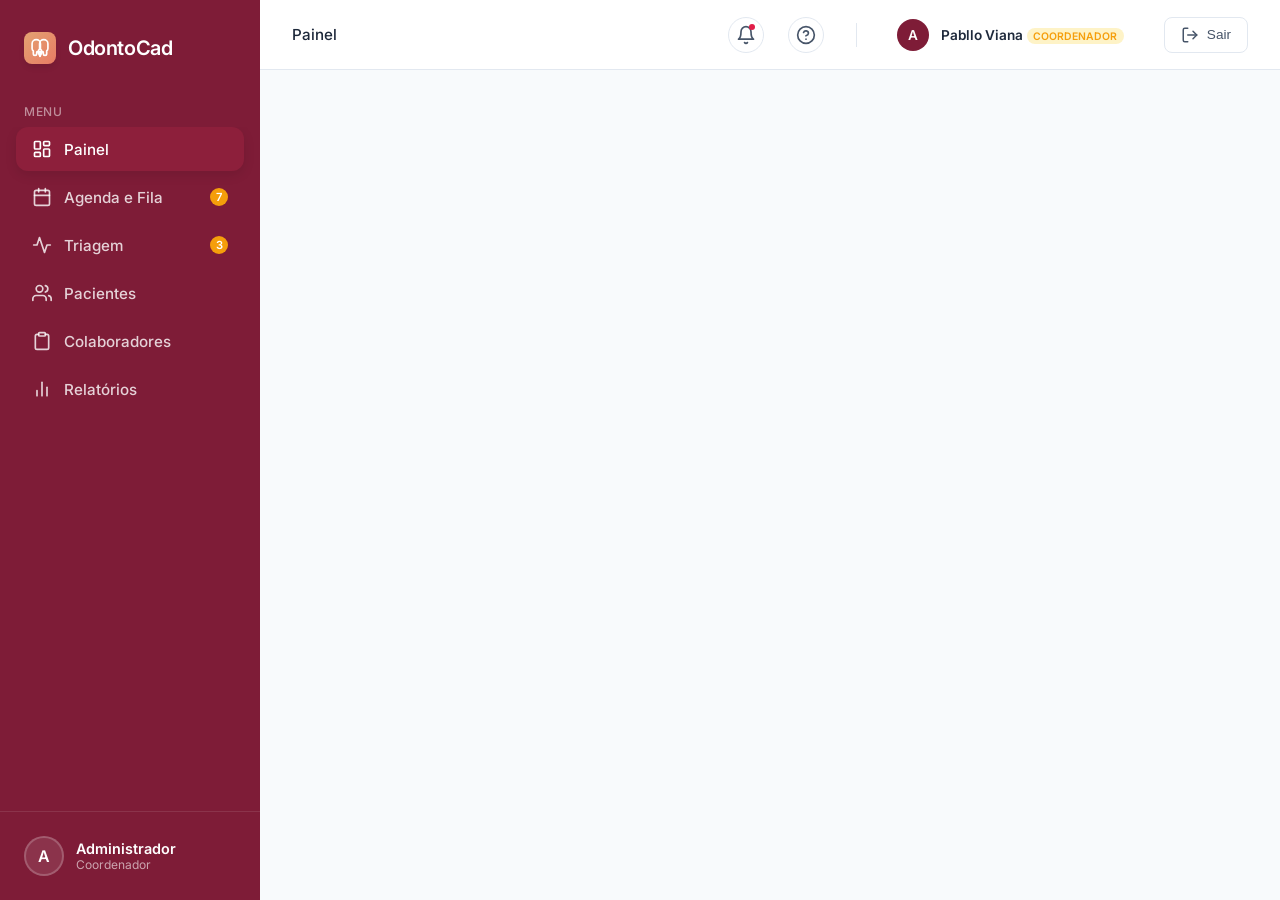
<file: index.html>
<!DOCTYPE html>
<html lang="pt-BR">

<head>
    <meta charset="UTF-8">
    <meta name="viewport" content="width=device-width, initial-scale=1.0">
    <title>OdontoCad - Painel</title>
    <link rel="stylesheet" href="css/style.css">
    <style>
        /* Ensure variables are set like in React */
        :root {
            --primary: #7E1C37;
            --secondary: #0D9488;
            --text-primary: #1E293B;
            --text-secondary: #475569;
            --text-tertiary: #94A3B8;
            --border-color: #E2E8F0;
            --bg-main: #F8FAFC;
            --bg-alt: #F1F5F9;
            --danger: #E11D48;
            --success: #10B981;
        }
    </style>
</head>

<body>
    <div id="root">
        <!-- Sidebar -->
        <aside class="sidebar cursor-default shadow-lg">
            <div class="sidebar-header">
                <div class="sidebar-logo-icon">
                    <svg width="20" height="20" viewBox="0 0 24 24" fill="none" stroke="currentColor" stroke-width="2"
                        stroke-linecap="round" stroke-linejoin="round">
                        <path
                            d="M12 22s-2-3-2-5a4 4 0 0 1 2-4 .5.5 0 0 0 .5-.5V7a5 5 0 0 0-10 0v5.5a4 4 0 0 0 1.5 3.08v3.42A2 2 0 0 0 6 21a2 2 0 0 0 2-2v-1.5c0-.83.67-1.5 1.5-1.5h1A1.5 1.5 0 0 1 12 17.5V22z">
                        </path>
                        <path
                            d="M12 22s2-3 2-5a4 4 0 0 0-2-4 .5.5 0 0 1-.5-.5V7a5 5 0 0 1 10 0v5.5a4 4 0 0 1-1.5 3.08v3.42A2 2 0 0 1 18 21a2 2 0 0 1-2-2v-1.5c0-.83-.67-1.5-1.5-1.5h-1a1.5 1.5 0 0 0-1.5 1.5V22z">
                        </path>
                    </svg>
                </div>
                <div class="sidebar-logo-text">OdontoCad</div>
            </div>

            <div class="sidebar-menu-label" style="margin-top: 0.5rem;">MENU</div>

            <nav class="sidebar-nav">
                <a href="index.html" class="sidebar-item active" style="text-decoration:none;">
                    <svg width="20" height="20" viewBox="0 0 24 24" fill="none" stroke="currentColor" stroke-width="2"
                        stroke-linecap="round" stroke-linejoin="round">
                        <rect x="3" y="3" width="7" height="9" rx="1"></rect>
                        <rect x="14" y="3" width="7" height="5" rx="1"></rect>
                        <rect x="14" y="12" width="7" height="9" rx="1"></rect>
                        <rect x="3" y="16" width="7" height="5" rx="1"></rect>
                    </svg>
                    <span>Painel</span>
                </a>
                <a href="agenda.html" class="sidebar-item" style="text-decoration:none;">
                    <svg width="20" height="20" viewBox="0 0 24 24" fill="none" stroke="currentColor" stroke-width="2"
                        stroke-linecap="round" stroke-linejoin="round">
                        <rect x="3" y="4" width="18" height="18" rx="2" ry="2"></rect>
                        <line x1="16" y1="2" x2="16" y2="6"></line>
                        <line x1="8" y1="2" x2="8" y2="6"></line>
                        <line x1="3" y1="10" x2="21" y2="10"></line>
                    </svg>
                    <span>Agenda e Fila</span>
                    <span class="badge">7</span>
                </a>
                <a href="triagem.html" class="sidebar-item" style="text-decoration:none;">
                    <svg width="20" height="20" viewBox="0 0 24 24" fill="none" stroke="currentColor" stroke-width="2"
                        stroke-linecap="round" stroke-linejoin="round">
                        <polyline points="22 12 18 12 15 21 9 3 6 12 2 12"></polyline>
                    </svg>
                    <span>Triagem</span>
                    <span class="badge">3</span>
                </a>
                <a href="pacientes.html" class="sidebar-item" style="text-decoration:none;">
                    <svg width="20" height="20" viewBox="0 0 24 24" fill="none" stroke="currentColor" stroke-width="2"
                        stroke-linecap="round" stroke-linejoin="round">
                        <path d="M17 21v-2a4 4 0 0 0-4-4H5a4 4 0 0 0-4 4v2"></path>
                        <circle cx="9" cy="7" r="4"></circle>
                        <path d="M23 21v-2a4 4 0 0 0-3-3.87"></path>
                        <path d="M16 3.13a4 4 0 0 1 0 7.75"></path>
                    </svg>
                    <span>Pacientes</span>
                </a>
                <a href="colaboradores.html" class="sidebar-item" style="text-decoration:none;">
                    <svg width="20" height="20" viewBox="0 0 24 24" fill="none" stroke="currentColor" stroke-width="2"
                        stroke-linecap="round" stroke-linejoin="round">
                        <path d="M16 4h2a2 2 0 0 1 2 2v14a2 2 0 0 1-2 2H6a2 2 0 0 1-2-2V6a2 2 0 0 1 2-2h2"></path>
                        <rect x="8" y="2" width="8" height="4" rx="1" ry="1"></rect>
                    </svg>
                    <span>Colaboradores</span>
                </a>
                <a href="relatorios.html" class="sidebar-item" style="text-decoration:none;">
                    <svg width="20" height="20" viewBox="0 0 24 24" fill="none" stroke="currentColor" stroke-width="2"
                        stroke-linecap="round" stroke-linejoin="round">
                        <line x1="18" y1="20" x2="18" y2="10"></line>
                        <line x1="12" y1="20" x2="12" y2="4"></line>
                        <line x1="6" y1="20" x2="6" y2="14"></line>
                    </svg>
                    <span>Relatórios</span>
                </a>
            </nav>

            <div class="sidebar-footer">
                <div class="avatar">A</div>
                <div class="user-info">
                    <div class="name">Administrador</div>
                    <div class="role">Coordenador</div>
                </div>
            </div>
        </aside>

        <!-- Main Content -->
        <main class="main-wrapper">
            <!-- Top Header -->
            <header class="top-header">
                <div class="breadcrumb">Painel</div>

                <div class="header-actions">
                    <button class="icon-button" aria-label="Notificações">
                        <svg width="20" height="20" viewBox="0 0 24 24" fill="none" stroke="currentColor"
                            stroke-width="2" stroke-linecap="round" stroke-linejoin="round">
                            <path d="M18 8A6 6 0 0 0 6 8c0 7-3 9-3 9h18s-3-2-3-9"></path>
                            <path d="M13.73 21a2 2 0 0 1-3.46 0"></path>
                        </svg>
                        <span class="notification-dot"></span>
                    </button>
                    <button class="icon-button" aria-label="Ajuda">
                        <svg width="20" height="20" viewBox="0 0 24 24" fill="none" stroke="currentColor"
                            stroke-width="2" stroke-linecap="round" stroke-linejoin="round">
                            <circle cx="12" cy="12" r="10"></circle>
                            <path d="M9.09 9a3 3 0 0 1 5.83 1c0 2-3 3-3 3"></path>
                            <line x1="12" y1="17" x2="12.01" y2="17"></line>
                        </svg>
                    </button>

                    <div style="width: 1px; height: 24px; background-color: var(--border-color); margin: 0 0.5rem;">
                    </div>

                    <div class="admin-profile">
                        <div class="admin-avatar" style="background-color: #7E1C37;">A</div>
                        <div class="admin-details" style="display: flex; flex-direction: column; margin-right: 0.5rem;">
                            <span class="name">Pabllo Viana<span class="badge-role">COORDENADOR</span></span>
                        </div>
                    </div>

                    <button class="btn-outline">
                        <svg width="18" height="18" viewBox="0 0 24 24" fill="none" stroke="currentColor"
                            stroke-width="2" stroke-linecap="round" stroke-linejoin="round">
                            <path d="M9 21H5a2 2 0 0 1-2-2V5a2 2 0 0 1 2-2h4"></path>
                            <polyline points="16 17 21 12 16 7"></polyline>
                            <line x1="21" y1="12" x2="9" y2="12"></line>
                        </svg> Sair
                    </button>
                </div>
            </header>

            <!-- Dynamic Page Content -->
            <div class="page-content bg-slate-50">
                <div class="animate-fade-in">
                    <div class="page-header delay-100">
                        <h1>Dashboard</h1>
                        <p>Visão geral da clínica</p>
                    </div>

                    <!-- KPI Cards -->
                    <div class="kpi-grid">
                        <div class="kpi-card info delay-100">
                            <div class="kpi-content">
                                <h3>12</h3>
                                <div class="kpi-label">Consultas Hoje</div>
                                <div class="kpi-trend positive">+3 vs. ontem</div>
                            </div>
                            <div class="kpi-icon info">
                                <svg width="20" height="20" viewBox="0 0 24 24" fill="none" stroke="currentColor"
                                    stroke-width="2" stroke-linecap="round" stroke-linejoin="round">
                                    <path
                                        d="M4.8 2.3A.3.3 0 1 0 5 2H4a2 2 0 0 0-2 2v5a6 6 0 0 0 6 6v0a6 6 0 0 0 6-6V4a2 2 0 0 0-2-2h-1a.2.2 0 1 0 .3.3">
                                    </path>
                                    <path d="M8 15v1a6 6 0 0 0 6 6v0a6 6 0 0 0 6-6v-4"></path>
                                    <circle cx="20" cy="10" r="2"></circle>
                                </svg>
                            </div>
                        </div>

                        <div class="kpi-card warning delay-200">
                            <div class="kpi-content">
                                <h3>5</h3>
                                <div class="kpi-label">Pacientes na Fila</div>
                                <div class="kpi-trend neutral">&nbsp;</div>
                            </div>
                            <div class="kpi-icon warning">
                                <svg width="20" height="20" viewBox="0 0 24 24" fill="none" stroke="currentColor"
                                    stroke-width="2" stroke-linecap="round" stroke-linejoin="round">
                                    <circle cx="12" cy="12" r="10"></circle>
                                    <polyline points="12 6 12 12 16 14"></polyline>
                                </svg>
                            </div>
                        </div>

                        <div class="kpi-card danger delay-300">
                            <div class="kpi-content">
                                <h3>8</h3>
                                <div class="kpi-label">Evoluções Pendentes</div>
                                <div class="kpi-trend neutral">&nbsp;</div>
                            </div>
                            <div class="kpi-icon danger">
                                <svg width="20" height="20" viewBox="0 0 24 24" fill="none" stroke="currentColor"
                                    stroke-width="2" stroke-linecap="round" stroke-linejoin="round">
                                    <path d="M14 2H6a2 2 0 0 0-2 2v16a2 2 0 0 0 2 2h12a2 2 0 0 0 2-2V8z"></path>
                                    <polyline points="14 2 14 8 20 8"></polyline>
                                    <line x1="16" y1="13" x2="8" y2="13"></line>
                                    <line x1="16" y1="17" x2="8" y2="17"></line>
                                    <polyline points="10 9 9 9 8 9"></polyline>
                                </svg>
                            </div>
                        </div>

                        <div class="kpi-card success delay-300">
                            <div class="kpi-content">
                                <h3>4</h3>
                                <div class="kpi-label">Finalizadas Hoje</div>
                                <div class="kpi-trend positive">+1 vs. ontem</div>
                            </div>
                            <div class="kpi-icon success">
                                <svg width="20" height="20" viewBox="0 0 24 24" fill="none" stroke="currentColor"
                                    stroke-width="2" stroke-linecap="round" stroke-linejoin="round">
                                    <path d="M22 11.08V12a10 10 0 1 1-5.93-9.14"></path>
                                    <polyline points="22 4 12 14.01 9 11.01"></polyline>
                                </svg>
                            </div>
                        </div>
                    </div>

                    <!-- Core Dashboard Layout -->
                    <div class="dashboard-layout delay-200">
                        <!-- Table Panel -->
                        <div class="card-panel">
                            <div class="card-header">
                                <h2 class="card-title">Próximos Atendimentos</h2>
                                <button class="btn-link">Ver todos <svg width="16" height="16" viewBox="0 0 24 24"
                                        fill="none" stroke="currentColor" stroke-width="2" stroke-linecap="round"
                                        stroke-linejoin="round">
                                        <polyline points="9 18 15 12 9 6"></polyline>
                                    </svg></button>
                            </div>
                            <div class="data-table-container">
                                <table class="data-table">
                                    <thead>
                                        <tr>
                                            <th>Horário</th>
                                            <th>Paciente</th>
                                            <th>Aluno Resp.</th>
                                            <th>Especialidade</th>
                                            <th>Status</th>
                                            <th></th>
                                        </tr>
                                    </thead>
                                    <tbody>
                                        <tr>
                                            <td style="color: var(--text-secondary); font-weight: 500;">08:00</td>
                                            <td>
                                                <div class="patient-cell">
                                                    <div class="patient-avatar"
                                                        style="background-color: #FEE2E2; color: #9f1239;">J</div>
                                                    João da Silva
                                                </div>
                                            </td>
                                            <td>Ana Costa</td>
                                            <td><span
                                                    style="font-weight: 500; color: var(--text-secondary); font-size: 0.85rem;">Endodontia</span>
                                            </td>
                                            <td><span class="status-badge info">Em Atendimento</span></td>
                                            <td style="text-align: right;"><button class="more-btn"><svg width="18"
                                                        height="18" viewBox="0 0 24 24" fill="none"
                                                        stroke="currentColor" stroke-width="2" stroke-linecap="round"
                                                        stroke-linejoin="round">
                                                        <circle cx="12" cy="12" r="1"></circle>
                                                        <circle cx="19" cy="12" r="1"></circle>
                                                        <circle cx="5" cy="12" r="1"></circle>
                                                    </svg></button></td>
                                        </tr>
                                        <tr>
                                            <td style="color: var(--text-secondary); font-weight: 500;">08:30</td>
                                            <td>
                                                <div class="patient-cell">
                                                    <div class="patient-avatar"
                                                        style="background-color: #FDF2F8; color: #9f1239;">M</div>
                                                    Maria Santos
                                                </div>
                                            </td>
                                            <td>Pedro Lima</td>
                                            <td><span
                                                    style="font-weight: 500; color: var(--text-secondary); font-size: 0.85rem;">Ortodontia</span>
                                            </td>
                                            <td><span class="status-badge warning">Aguardando</span></td>
                                            <td style="text-align: right;"><button class="more-btn"><svg width="18"
                                                        height="18" viewBox="0 0 24 24" fill="none"
                                                        stroke="currentColor" stroke-width="2" stroke-linecap="round"
                                                        stroke-linejoin="round">
                                                        <circle cx="12" cy="12" r="1"></circle>
                                                        <circle cx="19" cy="12" r="1"></circle>
                                                        <circle cx="5" cy="12" r="1"></circle>
                                                    </svg></button></td>
                                        </tr>
                                        <tr>
                                            <td style="color: var(--text-secondary); font-weight: 500;">09:00</td>
                                            <td>
                                                <div class="patient-cell">
                                                    <div class="patient-avatar"
                                                        style="background-color: #FEF3C7; color: #9f1239;">C</div>
                                                    Carlos Oliveira
                                                </div>
                                            </td>
                                            <td>Juliana Reis</td>
                                            <td><span
                                                    style="font-weight: 500; color: var(--text-secondary); font-size: 0.85rem;">Cirurgia</span>
                                            </td>
                                            <td><span class="status-badge warning">Aguardando</span></td>
                                            <td style="text-align: right;"><button class="more-btn"><svg width="18"
                                                        height="18" viewBox="0 0 24 24" fill="none"
                                                        stroke="currentColor" stroke-width="2" stroke-linecap="round"
                                                        stroke-linejoin="round">
                                                        <circle cx="12" cy="12" r="1"></circle>
                                                        <circle cx="19" cy="12" r="1"></circle>
                                                        <circle cx="5" cy="12" r="1"></circle>
                                                    </svg></button></td>
                                        </tr>
                                        <tr>
                                            <td style="color: var(--text-secondary); font-weight: 500;">09:30</td>
                                            <td>
                                                <div class="patient-cell">
                                                    <div class="patient-avatar"
                                                        style="background-color: #FCE7F3; color: #9f1239;">A</div>
                                                    Ana Pereira
                                                </div>
                                            </td>
                                            <td>Lucas Mendes</td>
                                            <td><span
                                                    style="font-weight: 500; color: var(--text-secondary); font-size: 0.85rem;">Prótese</span>
                                            </td>
                                            <td><span class="status-badge success">Concluído</span></td>
                                            <td style="text-align: right;"><button class="more-btn"><svg width="18"
                                                        height="18" viewBox="0 0 24 24" fill="none"
                                                        stroke="currentColor" stroke-width="2" stroke-linecap="round"
                                                        stroke-linejoin="round">
                                                        <circle cx="12" cy="12" r="1"></circle>
                                                        <circle cx="19" cy="12" r="1"></circle>
                                                        <circle cx="5" cy="12" r="1"></circle>
                                                    </svg></button></td>
                                        </tr>
                                    </tbody>
                                </table>
                            </div>
                        </div>

                        <!-- Timeline Panel -->
                        <div class="card-panel">
                            <div class="card-header">
                                <h2 class="card-title">Atividade Recente</h2>
                            </div>
                            <div class="timeline">
                                <div class="timeline-item">
                                    <div class="timeline-icon-wrap">
                                        <div class="timeline-dot"></div>
                                        <div class="timeline-line"></div>
                                    </div>
                                    <div class="timeline-content">
                                        <div class="timeline-text"><span style="font-weight: 600; color: #7E1C37;">Aluno
                                                Juliana</span> iniciou evolução de João Silva</div>
                                        <div class="timeline-time">14:32</div>
                                    </div>
                                </div>
                                <div class="timeline-item">
                                    <div class="timeline-icon-wrap">
                                        <div class="timeline-dot"></div>
                                        <div class="timeline-line"></div>
                                    </div>
                                    <div class="timeline-content">
                                        <div class="timeline-text"><span style="font-weight: 600; color: #7E1C37;">Prof.
                                                Dr. Costa</span> validou evolução #142</div>
                                        <div class="timeline-time">13:55</div>
                                    </div>
                                </div>
                                <div class="timeline-item">
                                    <div class="timeline-icon-wrap">
                                        <div class="timeline-dot"></div>
                                        <div class="timeline-line"></div>
                                    </div>
                                    <div class="timeline-content">
                                        <div class="timeline-text"><span
                                                style="font-weight: 600; color: #7E1C37;">Recepção</span> adicionou
                                            Maria Santos à fila</div>
                                        <div class="timeline-time">13:40</div>
                                    </div>
                                </div>
                            </div>
                        </div>
                    </div>
                </div>
            </div>
        </main>
    </div>
</body>

</html>
</file>
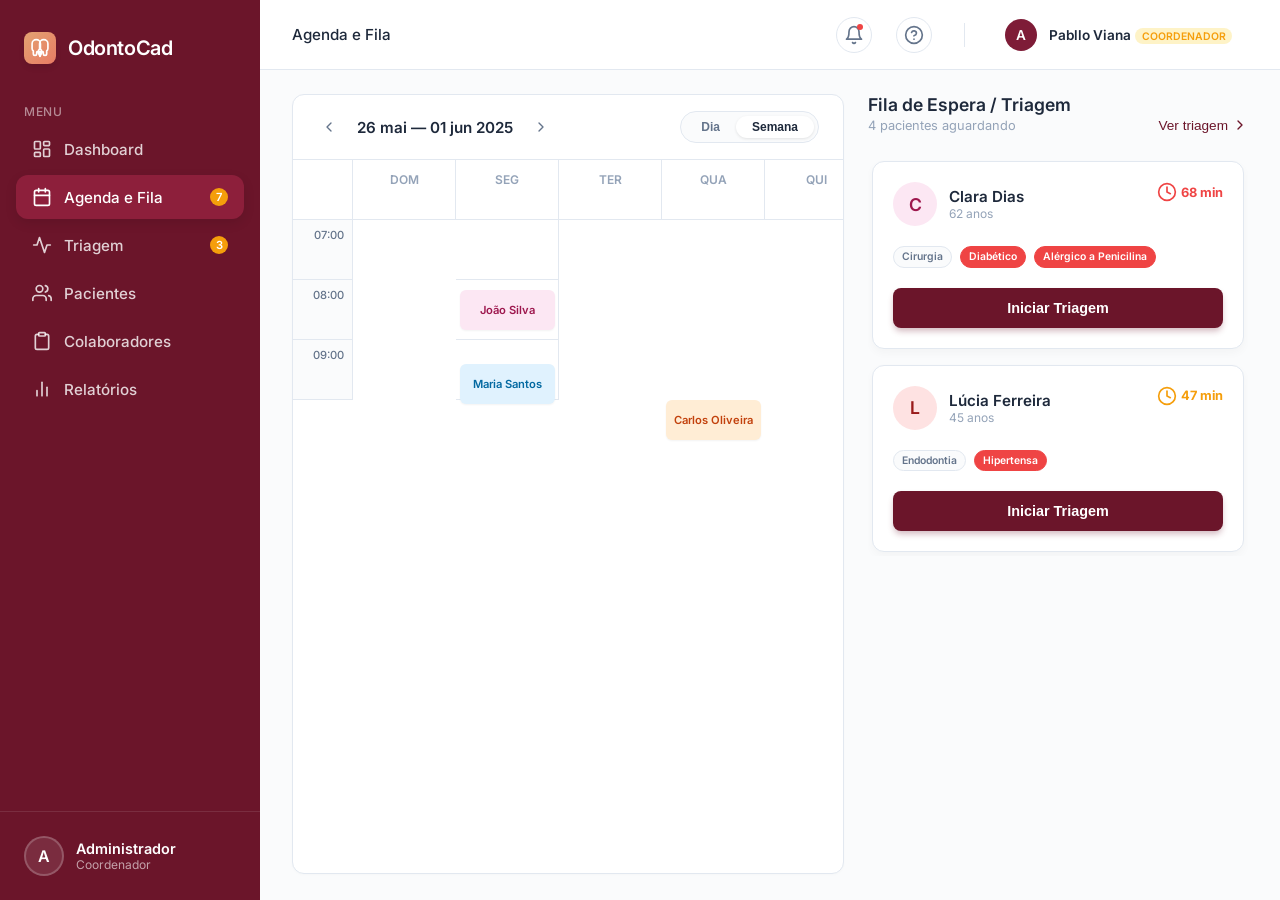
<file: agenda.html>
<!DOCTYPE html>
<html lang="pt-BR">

<head>
    <meta charset="UTF-8">
    <meta name="viewport" content="width=device-width, initial-scale=1.0">
    <title>OdontoCad - Agenda e Fila</title>
    <link rel="stylesheet" href="css/style.css">
</head>

<body>
    <div id="root">
      
        <aside class="sidebar cursor-default shadow-lg">
            <div class="sidebar-header">
                <div class="sidebar-logo-icon">
                    <svg width="20" height="20" viewBox="0 0 24 24" fill="none" stroke="currentColor" stroke-width="2"
                        stroke-linecap="round" stroke-linejoin="round">
                        <path
                            d="M12 22s-2-3-2-5a4 4 0 0 1 2-4 .5.5 0 0 0 .5-.5V7a5 5 0 0 0-10 0v5.5a4 4 0 0 0 1.5 3.08v3.42A2 2 0 0 0 6 21a2 2 0 0 0 2-2v-1.5c0-.83.67-1.5 1.5-1.5h1A1.5 1.5 0 0 1 12 17.5V22z">
                        </path>
                        <path
                            d="M12 22s2-3 2-5a4 4 0 0 0-2-4 .5.5 0 0 1-.5-.5V7a5 5 0 0 1 10 0v5.5a4 4 0 0 1-1.5 3.08v3.42A2 2 0 0 1 18 21a2 2 0 0 1-2-2v-1.5c0-.83-.67-1.5-1.5-1.5h-1a1.5 1.5 0 0 0-1.5 1.5V22z">
                        </path>

                    </svg>
                </div>
                <div class="sidebar-logo-text">OdontoCad</div>
            </div>

            <div class="sidebar-menu-label" style="margin-top: 0.5rem;">MENU</div>

            <nav class="sidebar-nav">
                <a href="index.html" class="sidebar-item" style="text-decoration:none;">
                    <svg width="20" height="20" viewBox="0 0 24 24" fill="none" stroke="currentColor" stroke-width="2"
                        stroke-linecap="round" stroke-linejoin="round">
                        <rect x="3" y="3" width="7" height="9" rx="1"></rect>
                        <rect x="14" y="3" width="7" height="5" rx="1"></rect>
                        <rect x="14" y="12" width="7" height="9" rx="1"></rect>
                        <rect x="3" y="16" width="7" height="5" rx="1"></rect>
                    </svg>
                    <span>Dashboard</span>
                </a>
                <a href="agenda.html" class="sidebar-item active" style="text-decoration:none;">
                    <svg width="20" height="20" viewBox="0 0 24 24" fill="none" stroke="currentColor" stroke-width="2"
                        stroke-linecap="round" stroke-linejoin="round">
                        <rect x="3" y="4" width="18" height="18" rx="2" ry="2"></rect>
                        <line x1="16" y1="2" x2="16" y2="6"></line>
                        <line x1="8" y1="2" x2="8" y2="6"></line>
                        <line x1="3" y1="10" x2="21" y2="10"></line>
                    </svg>
                    <span>Agenda e Fila</span>
                    <span class="badge">7</span>
                </a>
                <a href="triagem.html" class="sidebar-item" style="text-decoration:none;">
                    <svg width="20" height="20" viewBox="0 0 24 24" fill="none" stroke="currentColor" stroke-width="2"
                        stroke-linecap="round" stroke-linejoin="round">
                        <polyline points="22 12 18 12 15 21 9 3 6 12 2 12"></polyline>
                    </svg>
                    <span>Triagem</span>
                    <span class="badge">3</span>
                </a>
                <a href="pacientes.html" class="sidebar-item" style="text-decoration:none;">
                    <svg width="20" height="20" viewBox="0 0 24 24" fill="none" stroke="currentColor" stroke-width="2"
                        stroke-linecap="round" stroke-linejoin="round">
                        <path d="M17 21v-2a4 4 0 0 0-4-4H5a4 4 0 0 0-4 4v2"></path>
                        <circle cx="9" cy="7" r="4"></circle>
                        <path d="M23 21v-2a4 4 0 0 0-3-3.87"></path>
                        <path d="M16 3.13a4 4 0 0 1 0 7.75"></path>
                    </svg>
                    <span>Pacientes</span>
                </a>
                <a href="colaboradores.html" class="sidebar-item" style="text-decoration:none;">
                    <svg width="20" height="20" viewBox="0 0 24 24" fill="none" stroke="currentColor" stroke-width="2"
                        stroke-linecap="round" stroke-linejoin="round">
                        <path d="M16 4h2a2 2 0 0 1 2 2v14a2 2 0 0 1-2 2H6a2 2 0 0 1-2-2V6a2 2 0 0 1 2-2h2"></path>
                        <rect x="8" y="2" width="8" height="4" rx="1" ry="1"></rect>
                    </svg>
                    <span>Colaboradores</span>
                </a>
                <a href="relatorios.html" class="sidebar-item" style="text-decoration:none;">
                    <svg width="20" height="20" viewBox="0 0 24 24" fill="none" stroke="currentColor" stroke-width="2"
                        stroke-linecap="round" stroke-linejoin="round">
                        <line x1="18" y1="20" x2="18" y2="10"></line>
                        <line x1="12" y1="20" x2="12" y2="4"></line>
                        <line x1="6" y1="20" x2="6" y2="14"></line>
                    </svg>
                    <span>Relatórios</span>
                </a>
            </nav>

            <div class="sidebar-footer">
                <div class="avatar">A</div>
                <div class="user-info">
                    <div class="name">Administrador</div>
                    <div class="role">Coordenador</div>
                </div>
            </div>
        </aside>

        <!-- Main Content -->
        <main class="main-wrapper">
            <!-- Top Header -->
            <header class="top-header">
                <div class="breadcrumb">Agenda e Fila</div>
                <div class="header-actions">
                    <button class="icon-button" aria-label="Notificações">
                        <svg width="20" height="20" viewBox="0 0 24 24" fill="none" stroke="currentColor"
                            stroke-width="2" stroke-linecap="round" stroke-linejoin="round">
                            <path d="M18 8A6 6 0 0 0 6 8c0 7-3 9-3 9h18s-3-2-3-9"></path>
                            <path d="M13.73 21a2 2 0 0 1-3.46 0"></path>
                        </svg>
                        <span class="notification-dot"></span>
                    </button>
                    <button class="icon-button" aria-label="Ajuda">
                        <svg width="20" height="20" viewBox="0 0 24 24" fill="none" stroke="currentColor"
                            stroke-width="2" stroke-linecap="round" stroke-linejoin="round">
                            <circle cx="12" cy="12" r="10"></circle>
                            <path d="M9.09 9a3 3 0 0 1 5.83 1c0 2-3 3-3 3"></path>
                            <line x1="12" y1="17" x2="12.01" y2="17"></line>
                        </svg>
                    </button>
                    <div style="width: 1px; height: 24px; background-color: var(--border-color); margin: 0 0.5rem;">
                    </div>
                    <div class="admin-profile">
                        <div class="admin-avatar" style="background-color: #7E1C37;">A</div>
                        <div class="admin-details" style="display: flex; flex-direction: column; margin-right: 0.5rem;">
                            <span class="name">Pabllo Viana<span class="badge-role">COORDENADOR</span></span>
                        </div>
                    </div>
                </div>
            </header>

            <!-- Dynamic Page Content -->
            <div class="page-content bg-slate-50 full-height">
                <div class="calendar-layout animate-fade-in delay-100">
                    <!-- Calendar Panel -->
                    <div class="calendar-panel">
                        <div class="calendar-top">
                            <div class="calendar-nav">
                                <button class="calendar-nav-btn"><svg width="16" height="16" viewBox="0 0 24 24"
                                        fill="none" stroke="currentColor" stroke-width="2" stroke-linecap="round"
                                        stroke-linejoin="round">
                                        <polyline points="15 18 9 12 15 6"></polyline>
                                    </svg></button>
                                <span>26 mai — 01 jun 2025</span>
                                <button class="calendar-nav-btn"><svg width="16" height="16" viewBox="0 0 24 24"
                                        fill="none" stroke="currentColor" stroke-width="2" stroke-linecap="round"
                                        stroke-linejoin="round">
                                        <polyline points="9 18 15 12 9 6"></polyline>
                                    </svg></button>
                            </div>
                            <div class="calendar-view-toggle">
                                <button class="toggle-btn">Dia</button>
                                <button class="toggle-btn active">Semana</button>
                            </div>
                        </div>

                        <div class="calendar-grid-container">
                            <div class="calendar-grid">
                                <!-- Header Row -->
                                <div class="calendar-header-cell" style="grid-column: 1; grid-row: 1;"></div>
                                <div class="calendar-header-cell" style="grid-column: 2; grid-row: 1;">DOM</div>
                                <div class="calendar-header-cell" style="grid-column: 3; grid-row: 1;">SEG</div>
                                <div class="calendar-header-cell" style="grid-column: 4; grid-row: 1;">TER</div>
                                <div class="calendar-header-cell" style="grid-column: 5; grid-row: 1;">QUA</div>
                                <div class="calendar-header-cell" style="grid-column: 6; grid-row: 1;">QUI</div>
                                <div class="calendar-header-cell" style="grid-column: 7; grid-row: 1;">SEX</div>
                                <div class="calendar-header-cell" style="grid-column: 8; grid-row: 1;">SÁB</div>

                                <div class="time-col-cell" style="grid-column: 1; grid-row: 2;">07:00</div>
                                <div class="grid-cell" style="grid-column: 3; grid-row: 2;"></div>
                                <div class="time-col-cell" style="grid-column: 1; grid-row: 3;">08:00</div>
                                <div class="grid-cell" style="grid-column: 3; grid-row: 3;"></div>
                                <div class="time-col-cell" style="grid-column: 1; grid-row: 4;">09:00</div>
                                <div class="grid-cell" style="grid-column: 3; grid-row: 4;"></div>

                                <div class="calendar-event"
                                    style="grid-column: 3; grid-row: 3; margin-top: 10px; height: 40px; background-color: #FCE7F3; color: #9D174D;">
                                    João Silva</div>
                                <div class="calendar-event"
                                    style="grid-column: 3; grid-row: 4; margin-top: 24px; height: 40px; background-color: #E0F2FE; color: #0369A1;">
                                    Maria Santos</div>
                                <div class="calendar-event"
                                    style="grid-column: 5; grid-row: 5; margin-top: 0px; height: 40px; background-color: #FFEDD5; color: #C2410C;">
                                    Carlos Oliveira</div>
                            </div>
                        </div>
                    </div>

                    <!-- Queue Panel -->
                    <div class="queue-panel animate-fade-in delay-200">
                        <div class="queue-header">
                            <div>
                                <h2 class="queue-title">Fila de Espera / Triagem</h2>
                                <div class="queue-subtitle">4 pacientes aguardando</div>
                            </div>
                            <button class="btn-link">Ver triagem <svg width="16" height="16" viewBox="0 0 24 24"
                                    fill="none" stroke="currentColor" stroke-width="2" stroke-linecap="round"
                                    stroke-linejoin="round">
                                    <polyline points="9 18 15 12 9 6"></polyline>
                                </svg></button>
                        </div>

                        <div class="queue-list">
                            <div class="patient-card">
                                <div class="patient-info">
                                    <div class="patient-profile">
                                        <div class="patient-avatar-l"
                                            style="background-color: #FCE7F3; color: #9D174D;">C</div>
                                        <div class="patient-details-col">
                                            <div class="patient-name-l">Clara Dias</div>
                                            <div class="patient-age">62 anos</div>
                                        </div>
                                    </div>
                                    <div class="wait-time danger">
                                        <svg width="20" height="20" viewBox="0 0 24 24" fill="none"
                                            stroke="currentColor" stroke-width="2" stroke-linecap="round"
                                            stroke-linejoin="round">
                                            <circle cx="12" cy="12" r="10"></circle>
                                            <polyline points="12 6 12 12 16 14"></polyline>
                                        </svg> 68 min
                                    </div>
                                </div>
                                <div class="patient-tags">
                                    <span class="tag">Cirurgia</span>
                                    <span class="tag alert">Diabético</span>
                                    <span class="tag alert">Alérgico a Penicilina</span>
                                </div>
                                <div class="card-actions">
                                    <button class="btn-primary">Iniciar Triagem</button>
                                </div>
                            </div>

                            <div class="patient-card">
                                <div class="patient-info">
                                    <div class="patient-profile">
                                        <div class="patient-avatar-l"
                                            style="background-color: #FEE2E2; color: #991B1B;">L</div>
                                        <div class="patient-details-col">
                                            <div class="patient-name-l">Lúcia Ferreira</div>
                                            <div class="patient-age">45 anos</div>
                                        </div>
                                    </div>
                                    <div class="wait-time warning">
                                        <svg width="20" height="20" viewBox="0 0 24 24" fill="none"
                                            stroke="currentColor" stroke-width="2" stroke-linecap="round"
                                            stroke-linejoin="round">
                                            <circle cx="12" cy="12" r="10"></circle>
                                            <polyline points="12 6 12 12 16 14"></polyline>
                                        </svg> 47 min
                                    </div>
                                </div>
                                <div class="patient-tags">
                                    <span class="tag">Endodontia</span>
                                    <span class="tag alert">Hipertensa</span>
                                </div>
                                <div class="card-actions">
                                    <button class="btn-primary">Iniciar Triagem</button>
                                </div>
                            </div>
                        </div>
                    </div>
                </div>
            </div>
        </main>
    </div>
</body>

</html>
</file>
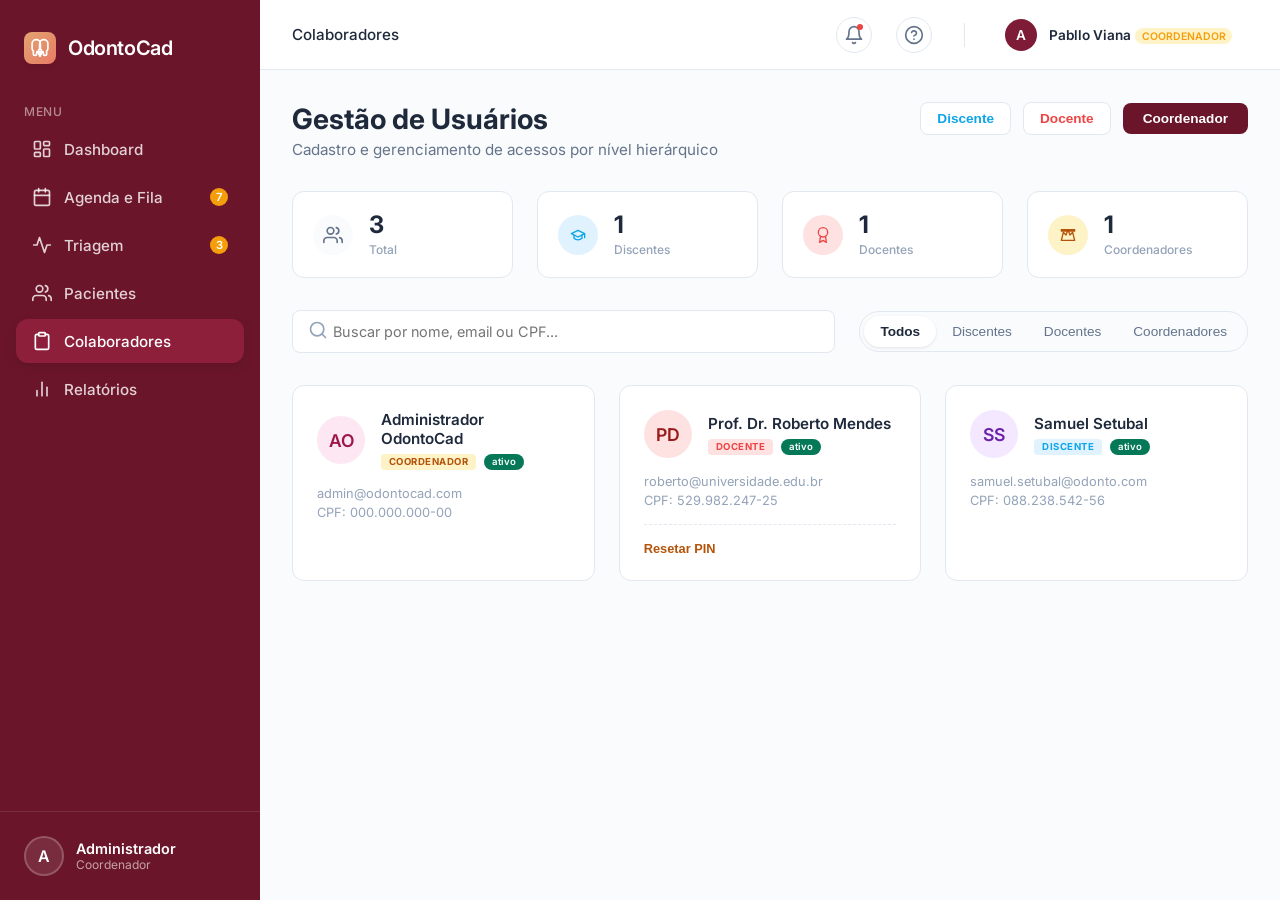
<file: colaboradores.html>
<!DOCTYPE html>
<html lang="pt-BR">

<head>
    <meta charset="UTF-8">
    <meta name="viewport" content="width=device-width, initial-scale=1.0">
    <title>OdontoCad - Colaboradores</title>
    <link rel="stylesheet" href="css/style.css">
</head>

<body>
    <div id="root">
        <!-- Sidebar -->
        <aside class="sidebar cursor-default shadow-lg">
            <div class="sidebar-header">
                <div class="sidebar-logo-icon">
                    <svg width="20" height="20" viewBox="0 0 24 24" fill="none" stroke="currentColor" stroke-width="2"
                        stroke-linecap="round" stroke-linejoin="round">
                        <path
                            d="M12 22s-2-3-2-5a4 4 0 0 1 2-4 .5.5 0 0 0 .5-.5V7a5 5 0 0 0-10 0v5.5a4 4 0 0 0 1.5 3.08v3.42A2 2 0 0 0 6 21a2 2 0 0 0 2-2v-1.5c0-.83.67-1.5 1.5-1.5h1A1.5 1.5 0 0 1 12 17.5V22z">
                        </path>
                        <path
                            d="M12 22s2-3 2-5a4 4 0 0 0-2-4 .5.5 0 0 1-.5-.5V7a5 5 0 0 1 10 0v5.5a4 4 0 0 1-1.5 3.08v3.42A2 2 0 0 1 18 21a2 2 0 0 1-2-2v-1.5c0-.83-.67-1.5-1.5-1.5h-1a1.5 1.5 0 0 0-1.5 1.5V22z">
                        </path>
                    </svg>
                </div>
                <div class="sidebar-logo-text">OdontoCad</div>
            </div>

            <div class="sidebar-menu-label" style="margin-top: 0.5rem;">MENU</div>

            <nav class="sidebar-nav">
                <a href="index.html" class="sidebar-item" style="text-decoration:none;">
                    <svg width="20" height="20" viewBox="0 0 24 24" fill="none" stroke="currentColor" stroke-width="2"
                        stroke-linecap="round" stroke-linejoin="round">
                        <rect x="3" y="3" width="7" height="9" rx="1"></rect>
                        <rect x="14" y="3" width="7" height="5" rx="1"></rect>
                        <rect x="14" y="12" width="7" height="9" rx="1"></rect>
                        <rect x="3" y="16" width="7" height="5" rx="1"></rect>
                    </svg>
                    <span>Dashboard</span>
                </a>
                <a href="agenda.html" class="sidebar-item" style="text-decoration:none;">
                    <svg width="20" height="20" viewBox="0 0 24 24" fill="none" stroke="currentColor" stroke-width="2"
                        stroke-linecap="round" stroke-linejoin="round">
                        <rect x="3" y="4" width="18" height="18" rx="2" ry="2"></rect>
                        <line x1="16" y1="2" x2="16" y2="6"></line>
                        <line x1="8" y1="2" x2="8" y2="6"></line>
                        <line x1="3" y1="10" x2="21" y2="10"></line>
                    </svg>
                    <span>Agenda e Fila</span>
                    <span class="badge">7</span>
                </a>
                <a href="triagem.html" class="sidebar-item" style="text-decoration:none;">
                    <svg width="20" height="20" viewBox="0 0 24 24" fill="none" stroke="currentColor" stroke-width="2"
                        stroke-linecap="round" stroke-linejoin="round">
                        <polyline points="22 12 18 12 15 21 9 3 6 12 2 12"></polyline>
                    </svg>
                    <span>Triagem</span>
                    <span class="badge">3</span>
                </a>
                <a href="pacientes.html" class="sidebar-item" style="text-decoration:none;">
                    <svg width="20" height="20" viewBox="0 0 24 24" fill="none" stroke="currentColor" stroke-width="2"
                        stroke-linecap="round" stroke-linejoin="round">
                        <path d="M17 21v-2a4 4 0 0 0-4-4H5a4 4 0 0 0-4 4v2"></path>
                        <circle cx="9" cy="7" r="4"></circle>
                        <path d="M23 21v-2a4 4 0 0 0-3-3.87"></path>
                        <path d="M16 3.13a4 4 0 0 1 0 7.75"></path>
                    </svg>
                    <span>Pacientes</span>
                </a>
                <a href="colaboradores.html" class="sidebar-item active" style="text-decoration:none;">
                    <svg width="20" height="20" viewBox="0 0 24 24" fill="none" stroke="currentColor" stroke-width="2"
                        stroke-linecap="round" stroke-linejoin="round">
                        <path d="M16 4h2a2 2 0 0 1 2 2v14a2 2 0 0 1-2 2H6a2 2 0 0 1-2-2V6a2 2 0 0 1 2-2h2"></path>
                        <rect x="8" y="2" width="8" height="4" rx="1" ry="1"></rect>
                    </svg>
                    <span>Colaboradores</span>
                </a>
                <a href="relatorios.html" class="sidebar-item" style="text-decoration:none;">
                    <svg width="20" height="20" viewBox="0 0 24 24" fill="none" stroke="currentColor" stroke-width="2"
                        stroke-linecap="round" stroke-linejoin="round">
                        <line x1="18" y1="20" x2="18" y2="10"></line>
                        <line x1="12" y1="20" x2="12" y2="4"></line>
                        <line x1="6" y1="20" x2="6" y2="14"></line>
                    </svg>
                    <span>Relatórios</span>
                </a>
            </nav>

            <div class="sidebar-footer">
                <div class="avatar">A</div>
                <div class="user-info">
                    <div class="name">Administrador</div>
                    <div class="role">Coordenador</div>
                </div>
            </div>
        </aside>

        <!-- Main Content -->
        <main class="main-wrapper">
            <!-- Top Header -->
            <header class="top-header">
                <div class="breadcrumb">Colaboradores</div>
                <div class="header-actions">
                    <button class="icon-button" aria-label="Notificações">
                        <svg width="20" height="20" viewBox="0 0 24 24" fill="none" stroke="currentColor"
                            stroke-width="2" stroke-linecap="round" stroke-linejoin="round">
                            <path d="M18 8A6 6 0 0 0 6 8c0 7-3 9-3 9h18s-3-2-3-9"></path>
                            <path d="M13.73 21a2 2 0 0 1-3.46 0"></path>
                        </svg>
                        <span class="notification-dot"></span>
                    </button>
                    <button class="icon-button" aria-label="Ajuda">
                        <svg width="20" height="20" viewBox="0 0 24 24" fill="none" stroke="currentColor"
                            stroke-width="2" stroke-linecap="round" stroke-linejoin="round">
                            <circle cx="12" cy="12" r="10"></circle>
                            <path d="M9.09 9a3 3 0 0 1 5.83 1c0 2-3 3-3 3"></path>
                            <line x1="12" y1="17" x2="12.01" y2="17"></line>
                        </svg>
                    </button>
                    <div style="width: 1px; height: 24px; background-color: var(--border-color); margin: 0 0.5rem;">
                    </div>
                    <div class="admin-profile">
                        <div class="admin-avatar" style="background-color: #7E1C37;">A</div>
                        <div class="admin-details" style="display: flex; flex-direction: column; margin-right: 0.5rem;">
                            <span class="name">Pabllo Viana<span class="badge-role">COORDENADOR</span></span>
                        </div>
                    </div>
                </div>
            </header>

            <!-- Dynamic Page Content -->
            <div class="page-content bg-slate-50">
                <div class="animate-fade-in delay-100">
                    <div class="usuarios-header">
                        <div>
                            <h1
                                style="font-size: 1.75rem; font-weight: 700; color: var(--text-primary); margin-bottom: 0.25rem;">
                                Gestão de Usuários</h1>
                            <p style="color: var(--text-secondary); font-size: 0.95rem;">Cadastro e gerenciamento de
                                acessos por nível hierárquico</p>
                        </div>
                        <div class="header-actions-row">
                            <button class="btn-outline-sm t-info">Discente</button>
                            <button class="btn-outline-sm t-danger">Docente</button>
                            <button class="btn-primary-sm">Coordenador</button>
                        </div>
                    </div>

                    <!-- KPI Group -->
                    <div class="usuarios-kpi-row">
                        <div class="kpi-card-sm">
                            <div class="kpi-icon-wrapper neutral"><svg width="20" height="20" viewBox="0 0 24 24"
                                    fill="none" stroke="currentColor" stroke-width="2" stroke-linecap="round"
                                    stroke-linejoin="round">
                                    <path d="M17 21v-2a4 4 0 0 0-4-4H5a4 4 0 0 0-4 4v2"></path>
                                    <circle cx="9" cy="7" r="4"></circle>
                                    <path d="M23 21v-2a4 4 0 0 0-3-3.87"></path>
                                    <path d="M16 3.13a4 4 0 0 1 0 7.75"></path>
                                </svg></div>
                            <div class="kpi-info-sm">
                                <div class="kpi-val">3</div>
                                <div class="kpi-lbl">Total</div>
                            </div>
                        </div>
                        <div class="kpi-card-sm">
                            <div class="kpi-icon-wrapper info"><svg width="16" height="16" viewBox="0 0 24 24"
                                    fill="none" stroke="currentColor" stroke-width="2" stroke-linecap="round"
                                    stroke-linejoin="round">
                                    <path d="M22 10v6M2 10l10-5 10 5-10 5z"></path>
                                    <path d="M6 12v5c3 3 9 3 12 0v-5"></path>
                                </svg></div>
                            <div class="kpi-info-sm">
                                <div class="kpi-val">1</div>
                                <div class="kpi-lbl">Discentes</div>
                            </div>
                        </div>
                        <div class="kpi-card-sm">
                            <div class="kpi-icon-wrapper danger"><svg width="16" height="16" viewBox="0 0 24 24"
                                    fill="none" stroke="currentColor" stroke-width="2" stroke-linecap="round"
                                    stroke-linejoin="round">
                                    <circle cx="12" cy="8" r="7"></circle>
                                    <polyline points="8.21 13.89 7 23 12 20 17 23 15.79 13.88"></polyline>
                                </svg></div>
                            <div class="kpi-info-sm">
                                <div class="kpi-val">1</div>
                                <div class="kpi-lbl">Docentes</div>
                            </div>
                        </div>
                        <div class="kpi-card-sm">
                            <div class="kpi-icon-wrapper warning"><svg width="16" height="16" viewBox="0 0 24 24"
                                    fill="none" stroke="currentColor" stroke-width="2" stroke-linecap="round"
                                    stroke-linejoin="round">
                                    <path d="M2 4h20v2H2z"></path>
                                    <path d="m2 20 3-12 4 4 3-8 3 8 4-4 3 12z"></path>
                                </svg></div>
                            <div class="kpi-info-sm">
                                <div class="kpi-val">1</div>
                                <div class="kpi-lbl">Coordenadores</div>
                            </div>
                        </div>
                    </div>

                    <!-- Filter Tab Row -->
                    <div class="filter-bar-row">
                        <div class="search-input-wrapper flex-1">
                            <div class="search-icon"><svg width="20" height="20" viewBox="0 0 24 24" fill="none"
                                    stroke="currentColor" stroke-width="2" stroke-linecap="round"
                                    stroke-linejoin="round">
                                    <circle cx="11" cy="11" r="8"></circle>
                                    <line x1="21" y1="21" x2="16.65" y2="16.65"></line>
                                </svg></div>
                            <input type="text" class="search-input" placeholder="Buscar por nome, email ou CPF..." />
                        </div>
                        <div class="filter-tabs">
                            <button class="filter-tab active">Todos</button>
                            <button class="filter-tab">Discentes</button>
                            <button class="filter-tab">Docentes</button>
                            <button class="filter-tab">Coordenadores</button>
                        </div>
                    </div>

                    <!-- Users Grid -->
                    <div class="users-grid">
                        <div class="user-card-new">
                            <div class="user-card-header">
                                <div class="user-avatar-lg" style="background-color: #FCE7F3; color: #9D174D;">AO</div>
                                <div class="user-info-main">
                                    <h4 class="user-name-title">Administrador OdontoCad</h4>
                                    <div class="user-badges-row">
                                        <span class="badge-role-tag warning">COORDENADOR</span>
                                        <span class="badge-status-tag">ativo</span>
                                    </div>
                                </div>
                            </div>
                            <div class="user-card-body">
                                <div class="user-meta-info">admin@odontocad.com</div>
                                <div class="user-meta-info">CPF: 000.000.000-00</div>
                            </div>
                        </div>

                        <div class="user-card-new">
                            <div class="user-card-header">
                                <div class="user-avatar-lg" style="background-color: #FEE2E2; color: #991B1B;">PD</div>
                                <div class="user-info-main">
                                    <h4 class="user-name-title">Prof. Dr. Roberto Mendes</h4>
                                    <div class="user-badges-row">
                                        <span class="badge-role-tag danger">DOCENTE</span>
                                        <span class="badge-status-tag">ativo</span>
                                    </div>
                                </div>
                            </div>
                            <div class="user-card-body">
                                <div class="user-meta-info">roberto@universidade.edu.br</div>
                                <div class="user-meta-info">CPF: 529.982.247-25</div>
                            </div>
                            <div class="user-card-footer">
                                <button class="btn-link-action">Resetar PIN</button>
                            </div>
                        </div>

                        <div class="user-card-new">
                            <div class="user-card-header">
                                <div class="user-avatar-lg" style="background-color: #F3E8FF; color: #6B21A8;">SS</div>
                                <div class="user-info-main">
                                    <h4 class="user-name-title">Samuel Setubal</h4>
                                    <div class="user-badges-row">
                                        <span class="badge-role-tag info">DISCENTE</span>
                                        <span class="badge-status-tag">ativo</span>
                                    </div>
                                </div>
                            </div>
                            <div class="user-card-body">
                                <div class="user-meta-info">samuel.setubal@odonto.com</div>
                                <div class="user-meta-info">CPF: 088.238.542-56</div>
                            </div>
                        </div>
                    </div>
                </div>
            </div>
        </main>
    </div>
</body>

</html>
</file>
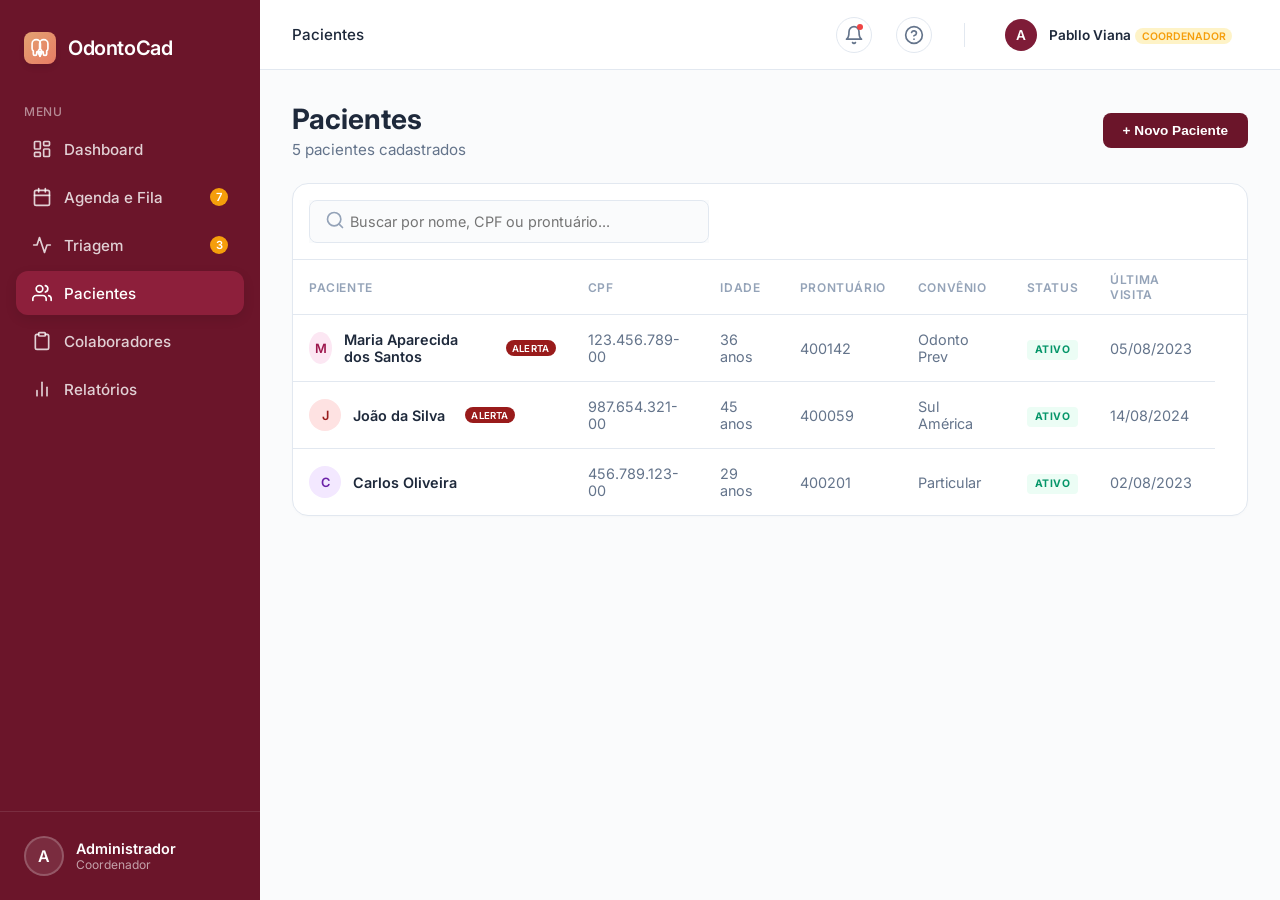
<file: pacientes.html>
<!DOCTYPE html>
<html lang="pt-BR">

<head>
    <meta charset="UTF-8">
    <meta name="viewport" content="width=device-width, initial-scale=1.0">
    <title>OdontoCad - Pacientes</title>
    <link rel="stylesheet" href="css/style.css">
</head>

<body>
    <div id="root">
        <!-- Sidebar -->
        <aside class="sidebar cursor-default shadow-lg">
            <div class="sidebar-header">
                <div class="sidebar-logo-icon">
                    <svg width="20" height="20" viewBox="0 0 24 24" fill="none" stroke="currentColor" stroke-width="2"
                        stroke-linecap="round" stroke-linejoin="round">
                        <path
                            d="M12 22s-2-3-2-5a4 4 0 0 1 2-4 .5.5 0 0 0 .5-.5V7a5 5 0 0 0-10 0v5.5a4 4 0 0 0 1.5 3.08v3.42A2 2 0 0 0 6 21a2 2 0 0 0 2-2v-1.5c0-.83.67-1.5 1.5-1.5h1A1.5 1.5 0 0 1 12 17.5V22z">
                        </path>
                        <path
                            d="M12 22s2-3 2-5a4 4 0 0 0-2-4 .5.5 0 0 1-.5-.5V7a5 5 0 0 1 10 0v5.5a4 4 0 0 1-1.5 3.08v3.42A2 2 0 0 1 18 21a2 2 0 0 1-2-2v-1.5c0-.83-.67-1.5-1.5-1.5h-1a1.5 1.5 0 0 0-1.5 1.5V22z">
                        </path>
                    </svg>
                </div>
                <div class="sidebar-logo-text">OdontoCad</div>
            </div>

            <div class="sidebar-menu-label" style="margin-top: 0.5rem;">MENU</div>

            <nav class="sidebar-nav">
                <a href="index.html" class="sidebar-item" style="text-decoration:none;">
                    <svg width="20" height="20" viewBox="0 0 24 24" fill="none" stroke="currentColor" stroke-width="2"
                        stroke-linecap="round" stroke-linejoin="round">
                        <rect x="3" y="3" width="7" height="9" rx="1"></rect>
                        <rect x="14" y="3" width="7" height="5" rx="1"></rect>
                        <rect x="14" y="12" width="7" height="9" rx="1"></rect>
                        <rect x="3" y="16" width="7" height="5" rx="1"></rect>
                    </svg>
                    <span>Dashboard</span>
                </a>
                <a href="agenda.html" class="sidebar-item" style="text-decoration:none;">
                    <svg width="20" height="20" viewBox="0 0 24 24" fill="none" stroke="currentColor" stroke-width="2"
                        stroke-linecap="round" stroke-linejoin="round">
                        <rect x="3" y="4" width="18" height="18" rx="2" ry="2"></rect>
                        <line x1="16" y1="2" x2="16" y2="6"></line>
                        <line x1="8" y1="2" x2="8" y2="6"></line>
                        <line x1="3" y1="10" x2="21" y2="10"></line>
                    </svg>
                    <span>Agenda e Fila</span>
                    <span class="badge">7</span>
                </a>
                <a href="triagem.html" class="sidebar-item" style="text-decoration:none;">
                    <svg width="20" height="20" viewBox="0 0 24 24" fill="none" stroke="currentColor" stroke-width="2"
                        stroke-linecap="round" stroke-linejoin="round">
                        <polyline points="22 12 18 12 15 21 9 3 6 12 2 12"></polyline>
                    </svg>
                    <span>Triagem</span>
                    <span class="badge">3</span>
                </a>
                <a href="pacientes.html" class="sidebar-item active" style="text-decoration:none;">
                    <svg width="20" height="20" viewBox="0 0 24 24" fill="none" stroke="currentColor" stroke-width="2"
                        stroke-linecap="round" stroke-linejoin="round">
                        <path d="M17 21v-2a4 4 0 0 0-4-4H5a4 4 0 0 0-4 4v2"></path>
                        <circle cx="9" cy="7" r="4"></circle>
                        <path d="M23 21v-2a4 4 0 0 0-3-3.87"></path>
                        <path d="M16 3.13a4 4 0 0 1 0 7.75"></path>
                    </svg>
                    <span>Pacientes</span>
                </a>
                <a href="colaboradores.html" class="sidebar-item" style="text-decoration:none;">
                    <svg width="20" height="20" viewBox="0 0 24 24" fill="none" stroke="currentColor" stroke-width="2"
                        stroke-linecap="round" stroke-linejoin="round">
                        <path d="M16 4h2a2 2 0 0 1 2 2v14a2 2 0 0 1-2 2H6a2 2 0 0 1-2-2V6a2 2 0 0 1 2-2h2"></path>
                        <rect x="8" y="2" width="8" height="4" rx="1" ry="1"></rect>
                    </svg>
                    <span>Colaboradores</span>
                </a>
                <a href="relatorios.html" class="sidebar-item" style="text-decoration:none;">
                    <svg width="20" height="20" viewBox="0 0 24 24" fill="none" stroke="currentColor" stroke-width="2"
                        stroke-linecap="round" stroke-linejoin="round">
                        <line x1="18" y1="20" x2="18" y2="10"></line>
                        <line x1="12" y1="20" x2="12" y2="4"></line>
                        <line x1="6" y1="20" x2="6" y2="14"></line>
                    </svg>
                    <span>Relatórios</span>
                </a>
            </nav>

            <div class="sidebar-footer">
                <div class="avatar">A</div>
                <div class="user-info">
                    <div class="name">Administrador</div>
                    <div class="role">Coordenador</div>
                </div>
            </div>
        </aside>

        <!-- Main Content -->
        <main class="main-wrapper">
            <!-- Top Header -->
            <header class="top-header">
                <div class="breadcrumb">Pacientes</div>
                <div class="header-actions">
                    <button class="icon-button" aria-label="Notificações">
                        <svg width="20" height="20" viewBox="0 0 24 24" fill="none" stroke="currentColor"
                            stroke-width="2" stroke-linecap="round" stroke-linejoin="round">
                            <path d="M18 8A6 6 0 0 0 6 8c0 7-3 9-3 9h18s-3-2-3-9"></path>
                            <path d="M13.73 21a2 2 0 0 1-3.46 0"></path>
                        </svg>
                        <span class="notification-dot"></span>
                    </button>
                    <button class="icon-button" aria-label="Ajuda">
                        <svg width="20" height="20" viewBox="0 0 24 24" fill="none" stroke="currentColor"
                            stroke-width="2" stroke-linecap="round" stroke-linejoin="round">
                            <circle cx="12" cy="12" r="10"></circle>
                            <path d="M9.09 9a3 3 0 0 1 5.83 1c0 2-3 3-3 3"></path>
                            <line x1="12" y1="17" x2="12.01" y2="17"></line>
                        </svg>
                    </button>
                    <div style="width: 1px; height: 24px; background-color: var(--border-color); margin: 0 0.5rem;">
                    </div>
                    <div class="admin-profile">
                        <div class="admin-avatar" style="background-color: #7E1C37;">A</div>
                        <div class="admin-details" style="display: flex; flex-direction: column; margin-right: 0.5rem;">
                            <span class="name">Pabllo Viana<span class="badge-role">COORDENADOR</span></span>
                        </div>
                    </div>
                </div>
            </header>

            <!-- Dynamic Page Content -->
            <div class="page-content bg-slate-50">
                <div class="animate-fade-in delay-100">
                    <div class="page-header"
                        style="margin-bottom: 1.5rem; display: flex; justify-content: space-between; align-items: center;">
                        <div>
                            <h1>Pacientes</h1>
                            <p>5 pacientes cadastrados</p>
                        </div>
                        <button class="btn-primary-sm" style="padding: 0.6rem 1.25rem;">+ Novo Paciente</button>
                    </div>

                    <div class="card-panel" style="padding: 0; overflow: hidden;">
                        <div class="filter-bar-row mb-4"
                            style="padding: 1rem; border-bottom: 1px solid var(--border-color); margin-bottom: 0;">
                            <div class="search-input-wrapper flex-1" style="max-width: 400px; background: #FAFBFC;">
                                <div class="search-icon"><svg width="20" height="20" viewBox="0 0 24 24" fill="none"
                                        stroke="currentColor" stroke-width="2" stroke-linecap="round"
                                        stroke-linejoin="round">
                                        <circle cx="11" cy="11" r="8"></circle>
                                        <line x1="21" y1="21" x2="16.65" y2="16.65"></line>
                                    </svg></div>
                                <input type="text" class="search-input"
                                    placeholder="Buscar por nome, CPF ou prontuário..."
                                    style="background: transparent;" />
                            </div>
                        </div>

                        <div class="data-table-container">
                            <table class="data-table">
                                <thead>
                                    <tr>
                                        <th>Paciente</th>
                                        <th>CPF</th>
                                        <th>Idade</th>
                                        <th>Prontuário</th>
                                        <th>Convênio</th>
                                        <th>Status</th>
                                        <th>Última Visita</th>
                                        <th></th>
                                    </tr>
                                </thead>
                                <tbody>
                                    <tr>
                                        <td>
                                            <div class="patient-cell">
                                                <div class="patient-avatar"
                                                    style="background-color: #FCE7F3; color: #9D174D;">M</div>
                                                <span style="font-weight: 600; color: var(--text-primary);">Maria
                                                    Aparecida dos Santos</span>
                                                <span class="badge-alert-pill">Alerta</span>
                                            </div>
                                        </td>
                                        <td style="color: var(--text-secondary);">123.456.789-00</td>
                                        <td style="color: var(--text-secondary);">36 anos</td>
                                        <td style="color: var(--text-secondary);">400142</td>
                                        <td style="color: var(--text-secondary);">Odonto Prev</td>
                                        <td><span class="status-pill success">ATIVO</span></td>
                                        <td style="color: var(--text-secondary);">05/08/2023</td>
                                    </tr>
                                    <tr>
                                        <td>
                                            <div class="patient-cell">
                                                <div class="patient-avatar"
                                                    style="background-color: #FEE2E2; color: #991B1B;">J</div>
                                                <span style="font-weight: 600; color: var(--text-primary);">João da
                                                    Silva</span>
                                                <span class="badge-alert-pill">Alerta</span>
                                            </div>
                                        </td>
                                        <td style="color: var(--text-secondary);">987.654.321-00</td>
                                        <td style="color: var(--text-secondary);">45 anos</td>
                                        <td style="color: var(--text-secondary);">400059</td>
                                        <td style="color: var(--text-secondary);">Sul América</td>
                                        <td><span class="status-pill success">ATIVO</span></td>
                                        <td style="color: var(--text-secondary);">14/08/2024</td>
                                    </tr>
                                    <tr>
                                        <td>
                                            <div class="patient-cell">
                                                <div class="patient-avatar"
                                                    style="background-color: #F3E8FF; color: #6B21A8;">C</div>
                                                <span style="font-weight: 600; color: var(--text-primary);">Carlos
                                                    Oliveira</span>
                                            </div>
                                        </td>
                                        <td style="color: var(--text-secondary);">456.789.123-00</td>
                                        <td style="color: var(--text-secondary);">29 anos</td>
                                        <td style="color: var(--text-secondary);">400201</td>
                                        <td style="color: var(--text-secondary);">Particular</td>
                                        <td><span class="status-pill success">ATIVO</span></td>
                                        <td style="color: var(--text-secondary);">02/08/2023</td>
                                    </tr>
                                </tbody>
                            </table>
                        </div>
                    </div>
                </div>
            </div>
        </main>
    </div>
</body>

</html>
</file>
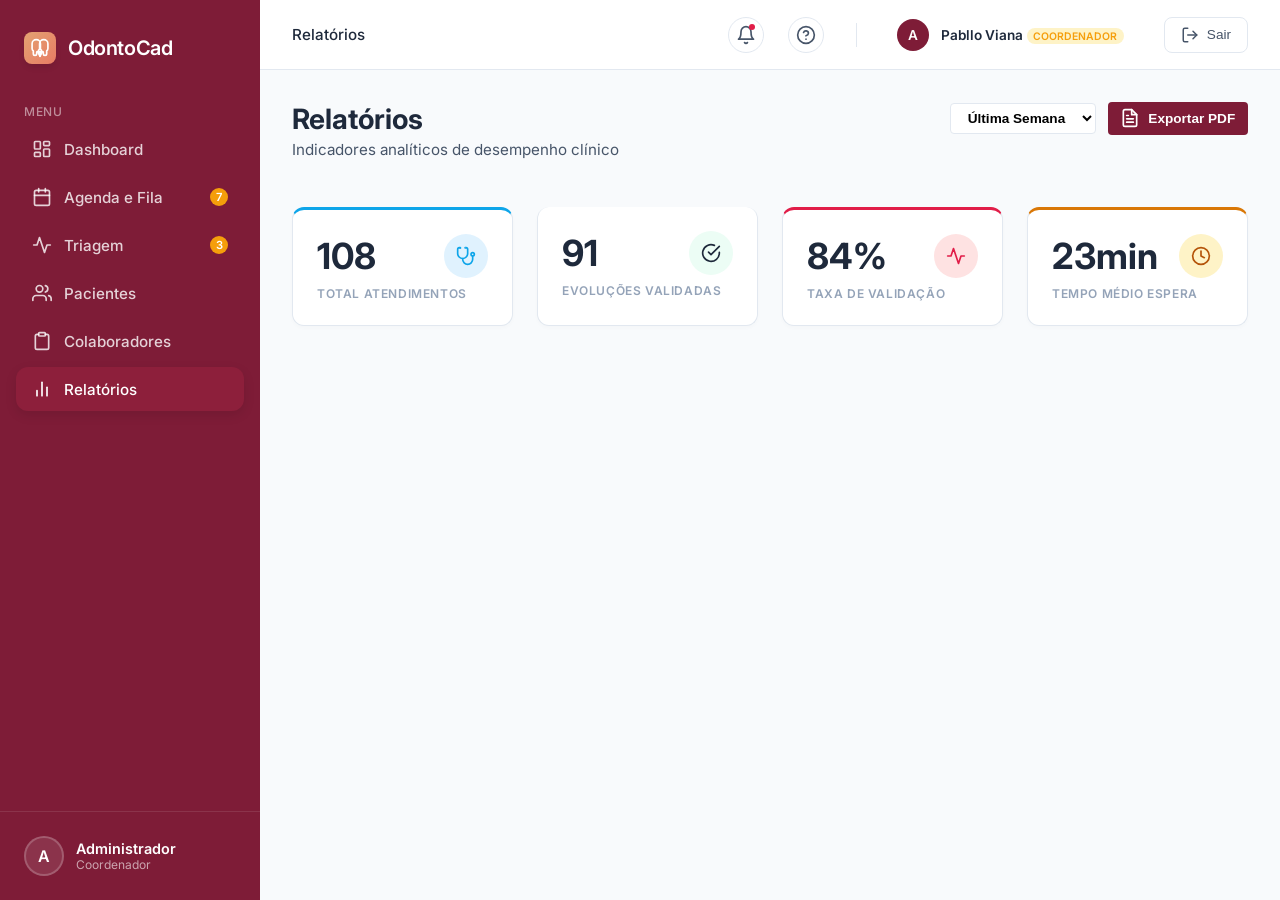
<file: relatorios.html>
<!DOCTYPE html>
<html lang="pt-BR">

<head>
    <meta charset="UTF-8">
    <meta name="viewport" content="width=device-width, initial-scale=1.0">
    <title>OdontoCad - Relatórios</title>
    <link rel="stylesheet" href="css/style.css">
    <style>
        :root {
            --primary: #7E1C37;
            --secondary: #0D9488;
            --text-primary: #1E293B;
            --text-secondary: #475569;
            --text-tertiary: #94A3B8;
            --border-color: #E2E8F0;
            --bg-main: #F8FAFC;
            --bg-alt: #F1F5F9;
            --danger: #E11D48;
            --success: #10B981;
        }
    </style>
</head>

<body>
    <div id="root">
        <!-- Sidebar -->
        <aside class="sidebar cursor-default shadow-lg">
            <div class="sidebar-header">
                <div class="sidebar-logo-icon">
                    <svg width="20" height="20" viewBox="0 0 24 24" fill="none" stroke="currentColor" stroke-width="2"
                        stroke-linecap="round" stroke-linejoin="round">
                        <path
                            d="M12 22s-2-3-2-5a4 4 0 0 1 2-4 .5.5 0 0 0 .5-.5V7a5 5 0 0 0-10 0v5.5a4 4 0 0 0 1.5 3.08v3.42A2 2 0 0 0 6 21a2 2 0 0 0 2-2v-1.5c0-.83.67-1.5 1.5-1.5h1A1.5 1.5 0 0 1 12 17.5V22z">
                        </path>
                        <path
                            d="M12 22s2-3 2-5a4 4 0 0 0-2-4 .5.5 0 0 1-.5-.5V7a5 5 0 0 1 10 0v5.5a4 4 0 0 1-1.5 3.08v3.42A2 2 0 0 1 18 21a2 2 0 0 1-2-2v-1.5c0-.83-.67-1.5-1.5-1.5h-1a1.5 1.5 0 0 0-1.5 1.5V22z">
                        </path>
                    </svg>
                </div>
                <div class="sidebar-logo-text">OdontoCad</div>
            </div>

            <div class="sidebar-menu-label" style="margin-top: 0.5rem;">MENU</div>

            <nav class="sidebar-nav">
                <a href="index.html" class="sidebar-item" style="text-decoration:none;">
                    <svg width="20" height="20" viewBox="0 0 24 24" fill="none" stroke="currentColor" stroke-width="2"
                        stroke-linecap="round" stroke-linejoin="round">
                        <rect x="3" y="3" width="7" height="9" rx="1"></rect>
                        <rect x="14" y="3" width="7" height="5" rx="1"></rect>
                        <rect x="14" y="12" width="7" height="9" rx="1"></rect>
                        <rect x="3" y="16" width="7" height="5" rx="1"></rect>
                    </svg>
                    <span>Dashboard</span>
                </a>
                <a href="agenda.html" class="sidebar-item" style="text-decoration:none;">
                    <svg width="20" height="20" viewBox="0 0 24 24" fill="none" stroke="currentColor" stroke-width="2"
                        stroke-linecap="round" stroke-linejoin="round">
                        <rect x="3" y="4" width="18" height="18" rx="2" ry="2"></rect>
                        <line x1="16" y1="2" x2="16" y2="6"></line>
                        <line x1="8" y1="2" x2="8" y2="6"></line>
                        <line x1="3" y1="10" x2="21" y2="10"></line>
                    </svg>
                    <span>Agenda e Fila</span>
                    <span class="badge">7</span>
                </a>
                <a href="triagem.html" class="sidebar-item" style="text-decoration:none;">
                    <svg width="20" height="20" viewBox="0 0 24 24" fill="none" stroke="currentColor" stroke-width="2"
                        stroke-linecap="round" stroke-linejoin="round">
                        <polyline points="22 12 18 12 15 21 9 3 6 12 2 12"></polyline>
                    </svg>
                    <span>Triagem</span>
                    <span class="badge">3</span>
                </a>
                <a href="pacientes.html" class="sidebar-item" style="text-decoration:none;">
                    <svg width="20" height="20" viewBox="0 0 24 24" fill="none" stroke="currentColor" stroke-width="2"
                        stroke-linecap="round" stroke-linejoin="round">
                        <path d="M17 21v-2a4 4 0 0 0-4-4H5a4 4 0 0 0-4 4v2"></path>
                        <circle cx="9" cy="7" r="4"></circle>
                        <path d="M23 21v-2a4 4 0 0 0-3-3.87"></path>
                        <path d="M16 3.13a4 4 0 0 1 0 7.75"></path>
                    </svg>
                    <span>Pacientes</span>
                </a>
                <a href="colaboradores.html" class="sidebar-item" style="text-decoration:none;">
                    <svg width="20" height="20" viewBox="0 0 24 24" fill="none" stroke="currentColor" stroke-width="2"
                        stroke-linecap="round" stroke-linejoin="round">
                        <path d="M16 4h2a2 2 0 0 1 2 2v14a2 2 0 0 1-2 2H6a2 2 0 0 1-2-2V6a2 2 0 0 1 2-2h2"></path>
                        <rect x="8" y="2" width="8" height="4" rx="1" ry="1"></rect>
                    </svg>
                    <span>Colaboradores</span>
                </a>
                <a href="relatorios.html" class="sidebar-item active" style="text-decoration:none;">
                    <svg width="20" height="20" viewBox="0 0 24 24" fill="none" stroke="currentColor" stroke-width="2"
                        stroke-linecap="round" stroke-linejoin="round">
                        <line x1="18" y1="20" x2="18" y2="10"></line>
                        <line x1="12" y1="20" x2="12" y2="4"></line>
                        <line x1="6" y1="20" x2="6" y2="14"></line>
                    </svg>
                    <span>Relatórios</span>
                </a>
            </nav>

            <div class="sidebar-footer">
                <div class="avatar">A</div>
                <div class="user-info">
                    <div class="name">Administrador</div>
                    <div class="role">Coordenador</div>
                </div>
            </div>
        </aside>

        <!-- Main Content -->
        <main class="main-wrapper">
            <!-- Top Header -->
            <header class="top-header">
                <div class="breadcrumb">Relatórios</div>

                <div class="header-actions">
                    <button class="icon-button" aria-label="Notificações">
                        <svg width="20" height="20" viewBox="0 0 24 24" fill="none" stroke="currentColor"
                            stroke-width="2" stroke-linecap="round" stroke-linejoin="round">
                            <path d="M18 8A6 6 0 0 0 6 8c0 7-3 9-3 9h18s-3-2-3-9"></path>
                            <path d="M13.73 21a2 2 0 0 1-3.46 0"></path>
                        </svg>
                        <span class="notification-dot"></span>
                    </button>
                    <button class="icon-button" aria-label="Ajuda">
                        <svg width="20" height="20" viewBox="0 0 24 24" fill="none" stroke="currentColor"
                            stroke-width="2" stroke-linecap="round" stroke-linejoin="round">
                            <circle cx="12" cy="12" r="10"></circle>
                            <path d="M9.09 9a3 3 0 0 1 5.83 1c0 2-3 3-3 3"></path>
                            <line x1="12" y1="17" x2="12.01" y2="17"></line>
                        </svg>
                    </button>

                    <div style="width: 1px; height: 24px; background-color: var(--border-color); margin: 0 0.5rem;">
                    </div>

                    <div class="admin-profile">
                        <div class="admin-avatar" style="background-color: #7E1C37;">A</div>
                        <div class="admin-details" style="display: flex; flex-direction: column; margin-right: 0.5rem;">
                            <span class="name">Pabllo Viana<span class="badge-role">COORDENADOR</span></span>
                        </div>
                    </div>

                    <button class="btn-outline">
                        <svg width="18" height="18" viewBox="0 0 24 24" fill="none" stroke="currentColor"
                            stroke-width="2" stroke-linecap="round" stroke-linejoin="round">
                            <path d="M9 21H5a2 2 0 0 1-2-2V5a2 2 0 0 1 2-2h4"></path>
                            <polyline points="16 17 21 12 16 7"></polyline>
                            <line x1="21" y1="12" x2="9" y2="12"></line>
                        </svg> Sair
                    </button>
                </div>
            </header>

            <!-- Dynamic Page Content -->
            <div class="page-content bg-slate-50">
                <div class="animate-fade-in delay-100 relatorios-page">
                    <div class="page-header"
                        style="margin-bottom: 1.5rem; display: flex; justify-content: space-between; align-items: flex-start;">
                        <div>
                            <h1>Relatórios</h1>
                            <p>Indicadores analíticos de desempenho clínico</p>
                        </div>
                        <div class="header-actions-row">
                            <select class="btn-outline-sm"
                                style="padding: 0.4rem 0.8rem; border-radius: 4px; border: 1px solid var(--border-color); outline: none;">
                                <option selected>Última Semana</option>
                                <option>Último Mês</option>
                            </select>
                            <button class="btn-primary-sm"
                                style="background: #7E1C37; color: white; border: none; padding: 0.4rem 0.8rem; border-radius: 4px; display: flex; align-items: center; gap: 0.5rem; cursor: pointer;">
                                <svg width="20" height="20" viewBox="0 0 24 24" fill="none" stroke="currentColor"
                                    stroke-width="2" stroke-linecap="round" stroke-linejoin="round">
                                    <path d="M14 2H6a2 2 0 0 0-2 2v16a2 2 0 0 0 2 2h12a2 2 0 0 0 2-2V8z"></path>
                                    <polyline points="14 2 14 8 20 8"></polyline>
                                    <line x1="16" y1="13" x2="8" y2="13"></line>
                                    <line x1="16" y1="17" x2="8" y2="17"></line>
                                    <polyline points="10 9 9 9 8 9"></polyline>
                                </svg> Exportar PDF
                            </button>
                        </div>
                    </div>

                    <!-- Top KPIs -->
                    <div class="relatorios-kpi-grid">
                        <div class="relatorios-kpi-card border-info">
                            <div class="kpi-content">
                                <div class="kpi-value-row">
                                    <h3 class="text-info">108</h3>
                                    <div class="icon-wrapper-info">
                                        <svg width="20" height="20" viewBox="0 0 24 24" fill="none"
                                            stroke="currentColor" stroke-width="2" stroke-linecap="round"
                                            stroke-linejoin="round">
                                            <path
                                                d="M4.8 2.3A.3.3 0 1 0 5 2H4a2 2 0 0 0-2 2v5a6 6 0 0 0 6 6v0a6 6 0 0 0 6-6V4a2 2 0 0 0-2-2h-1a.2.2 0 1 0 .3.3">
                                            </path>
                                            <path d="M8 15v1a6 6 0 0 0 6 6v0a6 6 0 0 0 6-6v-4"></path>
                                            <circle cx="20" cy="10" r="2"></circle>
                                        </svg>
                                    </div>
                                </div>
                                <div class="kpi-label">TOTAL ATENDIMENTOS</div>
                            </div>
                        </div>

                        <div class="relatorios-kpi-card border-success">
                            <div class="kpi-content">
                                <div class="kpi-value-row">
                                    <h3 class="text-success">91</h3>
                                    <div class="icon-wrapper-success">
                                        <svg width="20" height="20" viewBox="0 0 24 24" fill="none"
                                            stroke="currentColor" stroke-width="2" stroke-linecap="round"
                                            stroke-linejoin="round">
                                            <path d="M22 11.08V12a10 10 0 1 1-5.93-9.14"></path>
                                            <polyline points="22 4 12 14.01 9 11.01"></polyline>
                                        </svg>
                                    </div>
                                </div>
                                <div class="kpi-label">EVOLUÇÕES VALIDADAS</div>
                            </div>
                        </div>

                        <div class="relatorios-kpi-card border-danger">
                            <div class="kpi-content">
                                <div class="kpi-value-row">
                                    <h3 class="text-danger">84%</h3>
                                    <div class="icon-wrapper-danger">
                                        <svg width="20" height="20" viewBox="0 0 24 24" fill="none"
                                            stroke="currentColor" stroke-width="2" stroke-linecap="round"
                                            stroke-linejoin="round">
                                            <polyline points="22 12 18 12 15 21 9 3 6 12 2 12"></polyline>
                                        </svg>
                                    </div>
                                </div>
                                <div class="kpi-label">TAXA DE VALIDAÇÃO</div>
                            </div>
                        </div>

                        <div class="relatorios-kpi-card border-warning">
                            <div class="kpi-content">
                                <div class="kpi-value-row">
                                    <h3 class="text-warning">23min</h3>
                                    <div class="icon-wrapper-warning">
                                        <svg width="20" height="20" viewBox="0 0 24 24" fill="none"
                                            stroke="currentColor" stroke-width="2" stroke-linecap="round"
                                            stroke-linejoin="round">
                                            <circle cx="12" cy="12" r="10"></circle>
                                            <polyline points="12 6 12 12 16 14"></polyline>
                                        </svg>
                                    </div>
                                </div>
                                <div class="kpi-label">TEMPO MÉDIO ESPERA</div>
                            </div>
                        </div>
                    </div>

                    <!-- Charts -->
                    <div class="charts-grid delay-200">
                        <div class="chart-card flex-2">
                            <h3 class="chart-title mb-4">Atendimentos por Dia</h3>
                            <div class="bar-chart-container">
                                <div class="y-axis">
                                    <span>28</span>
                                    <span>21</span>
                                    <span>14</span>
                                    <span>7</span>
                                    <span>0</span>
                                </div>
                                <div class="chart-area">
                                    <div class="grid-line" style="bottom: 25%;"></div>
                                    <div class="grid-line" style="bottom: 50%;"></div>
                                    <div class="grid-line" style="bottom: 75%;"></div>
                                    <div class="grid-line" style="bottom: 100%;"></div>

                                    <div class="bar-group">
                                        <div class="bar color-primary" style="height: 64%;"></div>
                                        <div class="bar color-secondary" style="height: 50%;"></div>
                                        <span class="x-label">Seg</span>
                                    </div>
                                    <div class="bar-group">
                                        <div class="bar color-primary" style="height: 78%;"></div>
                                        <div class="bar color-secondary" style="height: 67%;"></div>
                                        <span class="x-label">Ter</span>
                                    </div>
                                    <div class="bar-group">
                                        <div class="bar color-primary" style="height: 53%;"></div>
                                        <div class="bar color-secondary" style="height: 39%;"></div>
                                        <span class="x-label">Qua</span>
                                    </div>
                                    <div class="bar-group">
                                        <div class="bar color-primary" style="height: 89%;"></div>
                                        <div class="bar color-secondary" style="height: 75%;"></div>
                                        <span class="x-label">Qui</span>
                                    </div>
                                    <div class="bar-group">
                                        <div class="bar color-primary" style="height: 71%;"></div>
                                        <div class="bar color-secondary" style="height: 60%;"></div>
                                        <span class="x-label">Sex</span>
                                    </div>
                                    <div class="bar-group">
                                        <div class="bar color-primary" style="height: 21%;"></div>
                                        <div class="bar color-secondary" style="height: 18%;"></div>
                                        <span class="x-label">Sáb</span>
                                    </div>
                                </div>
                            </div>
                        </div>

                        <div class="chart-card flex-1">
                            <h3 class="chart-title mb-4">Por Especialidade</h3>
                            <div class="donut-chart-container">
                                <div class="donut-chart">
                                    <div class="donut-hole"></div>
                                </div>
                                <div class="donut-legend-overlay">
                                    <div class="legend-item" style="top: 10%; right: 5%;">
                                        <div class="dot" style="background-color: #7E1C37;"></div><span>Dent. 24%</span>
                                    </div>
                                    <div class="legend-item" style="top: 40%; right: -8%;">
                                        <div class="dot" style="background-color: #D97706;"></div><span>Endo. 21%</span>
                                    </div>
                                    <div class="legend-item" style="bottom: 10%; right: 10%;">
                                        <div class="dot" style="background-color: #059669;"></div><span>Prot. 15%</span>
                                    </div>
                                    <div class="legend-item" style="bottom: -5%; left: 40%;">
                                        <div class="dot" style="background-color: #2563EB;"></div><span>Orto. 10%</span>
                                    </div>
                                    <div class="legend-item" style="bottom: 10%; left: 10%;">
                                        <div class="dot" style="background-color: #7C3AED;"></div><span>Cirur.
                                            12%</span>
                                    </div>
                                    <div class="legend-item" style="top: 40%; left: -8%;">
                                        <div class="dot" style="background-color: #DB2777;"></div><span>Peri. 8%</span>
                                    </div>
                                    <div class="legend-item" style="top: 10%; left: 10%;">
                                        <div class="dot" style="background-color: #0891B2;"></div><span>Pedo. 10%</span>
                                    </div>
                                </div>
                            </div>
                        </div>
                    </div>

                    <!-- Tables Section -->
                    <div class="tables-stack delay-300">
                        <!-- Alunos -->
                        <div class="card-panel" style="padding: 0; overflow: hidden;">
                            <div class="card-header border-b"
                                style="padding-bottom: 1rem; border-bottom: 1px solid var(--border-color);">
                                <h2 class="card-title" style="display: flex; align-items: center; gap: 8px;">
                                    <svg width="16" height="16" viewBox="0 0 24 24" fill="none" stroke="currentColor"
                                        stroke-width="2" stroke-linecap="round" stroke-linejoin="round">
                                        <path d="M22 10v6M2 10l10-5 10 5-10 5z"></path>
                                        <path d="M6 12v5c3 3 9 3 12 0v-5"></path>
                                    </svg> Desempenho por Aluno
                                </h2>
                            </div>
                            <div class="data-table-container">
                                <table class="data-table small-text">
                                    <thead>
                                        <tr>
                                            <th>ALUNO</th>
                                            <th>MATRÍCULA</th>
                                            <th>ESPECIALIDADE</th>
                                            <th style="text-align: center;">ATENDIMENTOS</th>
                                            <th style="text-align: center;">EVOLUÇÕES</th>
                                            <th style="text-align: center;">VALIDADAS</th>
                                            <th style="width: 180px;">TAXA VALIDAÇÃO</th>
                                        </tr>
                                    </thead>
                                    <tbody>
                                        <tr>
                                            <td style="font-weight: 500; color: var(--text-primary);">Lucas Mendes</td>
                                            <td style="color: var(--text-secondary);">2024001</td>
                                            <td><span class="badge-role-tag"
                                                    style="background-color: #F1F5F9; color: #475569; font-size: 0.75rem; padding: 0.2rem 0.5rem; border-radius: 4px;">Dentística</span>
                                            </td>
                                            <td style="text-align: center; font-weight: 600;">32</td>
                                            <td style="text-align: center; color: var(--text-secondary);">30</td>
                                            <td style="text-align: center; color: var(--text-secondary);">28</td>
                                            <td>
                                                <div class="progress-bar-container"
                                                    style="display: flex; align-items: center; gap: 0.5rem;">
                                                    <span class="progress-text text-success"
                                                        style="font-weight: 600; font-size: 0.8rem; min-width: 30px;">93%</span>
                                                    <div class="progress-track"
                                                        style="flex: 1; height: 6px; background-color: #F1F5F9; border-radius: 4px; overflow: hidden;">
                                                        <div class="progress-fill bg-success"
                                                            style="width: 93%; height: 100%; background-color: #059669; border-radius: 4px;">
                                                        </div>
                                                    </div>
                                                </div>
                                            </td>
                                        </tr>
                                        <tr>
                                            <td style="font-weight: 500; color: var(--text-primary);">Mariana Costa</td>
                                            <td style="color: var(--text-secondary);">2024002</td>
                                            <td><span class="badge-role-tag"
                                                    style="background-color: #F1F5F9; color: #475569; font-size: 0.75rem; padding: 0.2rem 0.5rem; border-radius: 4px;">Endodontia</span>
                                            </td>
                                            <td style="text-align: center; font-weight: 600;">28</td>
                                            <td style="text-align: center; color: var(--text-secondary);">26</td>
                                            <td style="text-align: center; color: var(--text-secondary);">24</td>
                                            <td>
                                                <div class="progress-bar-container"
                                                    style="display: flex; align-items: center; gap: 0.5rem;">
                                                    <span class="progress-text text-success"
                                                        style="font-weight: 600; font-size: 0.8rem; min-width: 30px;">92%</span>
                                                    <div class="progress-track"
                                                        style="flex: 1; height: 6px; background-color: #F1F5F9; border-radius: 4px; overflow: hidden;">
                                                        <div class="progress-fill bg-success"
                                                            style="width: 92%; height: 100%; background-color: #059669; border-radius: 4px;">
                                                        </div>
                                                    </div>
                                                </div>
                                            </td>
                                        </tr>
                                        <tr>
                                            <td style="font-weight: 500; color: var(--text-primary);">Julia Tavares</td>
                                            <td style="color: var(--text-secondary);">2024004</td>
                                            <td><span class="badge-role-tag"
                                                    style="background-color: #F1F5F9; color: #475569; font-size: 0.75rem; padding: 0.2rem 0.5rem; border-radius: 4px;">Periodontia</span>
                                            </td>
                                            <td style="text-align: center; font-weight: 600;">25</td>
                                            <td style="text-align: center; color: var(--text-secondary);">24</td>
                                            <td style="text-align: center; color: var(--text-secondary);">20</td>
                                            <td>
                                                <div class="progress-bar-container"
                                                    style="display: flex; align-items: center; gap: 0.5rem;">
                                                    <span class="progress-text text-warning"
                                                        style="font-weight: 600; font-size: 0.8rem; min-width: 30px;">83%</span>
                                                    <div class="progress-track"
                                                        style="flex: 1; height: 6px; background-color: #F1F5F9; border-radius: 4px; overflow: hidden;">
                                                        <div class="progress-fill bg-warning"
                                                            style="width: 83%; height: 100%; background-color: #D97706; border-radius: 4px;">
                                                        </div>
                                                    </div>
                                                </div>
                                            </td>
                                        </tr>
                                    </tbody>
                                </table>
                            </div>
                        </div>

                        <!-- Docentes -->
                        <div class="card-panel" style="padding: 0; overflow: hidden; margin-top: 1.5rem;">
                            <div class="card-header border-b"
                                style="padding-bottom: 1rem; border-bottom: 1px solid var(--border-color);">
                                <h2 class="card-title" style="display: flex; align-items: center; gap: 8px;">
                                    <svg width="20" height="20" viewBox="0 0 24 24" fill="none" stroke="currentColor"
                                        stroke-width="2" stroke-linecap="round" stroke-linejoin="round">
                                        <path d="M14 2H6a2 2 0 0 0-2 2v16a2 2 0 0 0 2 2h12a2 2 0 0 0 2-2V8z"></path>
                                        <polyline points="14 2 14 8 20 8"></polyline>
                                        <line x1="16" y1="13" x2="8" y2="13"></line>
                                        <line x1="16" y1="17" x2="8" y2="17"></line>
                                        <polyline points="10 9 9 9 8 9"></polyline>
                                    </svg> Validações por Docente
                                </h2>
                            </div>
                            <div class="data-table-container">
                                <table class="data-table small-text">
                                    <thead>
                                        <tr>
                                            <th>DOCENTE</th>
                                            <th>CRO</th>
                                            <th style="text-align: center;">VALIDAÇÕES</th>
                                            <th style="text-align: center;">PENDENTES</th>
                                            <th style="text-align: center;">TEMPO MÉDIO</th>
                                        </tr>
                                    </thead>
                                    <tbody>
                                        <tr>
                                            <td style="font-weight: 500; color: var(--text-primary);">Prof. Dr. Ricardo
                                                Silva</td>
                                            <td style="color: var(--text-secondary);">SP-45321</td>
                                            <td
                                                style="text-align: center; font-weight: 600; color: var(--success-color);">
                                                48</td>
                                            <td style="text-align: center;"><span class="status-xs warning">3
                                                    pendentes</span></td>
                                            <td style="text-align: center; font-weight: 500;">12min</td>
                                        </tr>
                                        <tr>
                                            <td style="font-weight: 500; color: var(--text-primary);">Prof. Dra. Ana
                                                Ferreira</td>
                                            <td style="color: var(--text-secondary);">SP-98210</td>
                                            <td
                                                style="text-align: center; font-weight: 600; color: var(--success-color);">
                                                35</td>
                                            <td style="text-align: center;"><span class="status-xs warning">5
                                                    pendentes</span></td>
                                            <td style="text-align: center; font-weight: 500;">18min</td>
                                        </tr>
                                        <tr>
                                            <td style="font-weight: 500; color: var(--text-primary);">Prof. Dr. Fernando
                                                Alves</td>
                                            <td style="color: var(--text-secondary);">SP-41350</td>
                                            <td
                                                style="text-align: center; font-weight: 600; color: var(--success-color);">
                                                22</td>
                                            <td style="text-align: center;"><span class="status-xs warning">2
                                                    pendentes</span></td>
                                            <td style="text-align: center; font-weight: 500;">10min</td>
                                        </tr>
                                    </tbody>
                                </table>
                            </div>
                        </div>
                    </div>

                    <!-- Bottom KPIs -->
                    <div class="card-panel" style="margin-top: 1.5rem;">
                        <div class="card-header border-b"
                            style="padding-bottom: 1rem; margin-bottom: 1.5rem; border-bottom: 1px solid var(--border-color);">
                            <h2 class="card-title" style="display: flex; align-items: center; gap: 8px;">
                                <svg width="20" height="20" viewBox="0 0 24 24" fill="none" stroke="currentColor"
                                    stroke-width="2" stroke-linecap="round" stroke-linejoin="round">
                                    <path d="M17 21v-2a4 4 0 0 0-4-4H5a4 4 0 0 0-4 4v2"></path>
                                    <circle cx="9" cy="7" r="4"></circle>
                                    <path d="M23 21v-2a4 4 0 0 0-3-3.87"></path>
                                    <path d="M16 3.13a4 4 0 0 1 0 7.75"></path>
                                </svg> Indicadores de Triagem
                            </h2>
                        </div>
                        <div class="triagem-bottom-kpis"
                            style="display: grid; grid-template-columns: repeat(4, 1fr); gap: 1.5rem; padding-bottom: 0.5rem;">
                            <div class="bottom-kpi-card"
                                style="background: #F8FAFC; border-radius: 8px; padding: 1.5rem; display: flex; flex-direction: column; align-items: center; justify-content: center;">
                                <div class="b-icon" style="color: #64748B; margin-bottom: 0.75rem;"><svg width="20"
                                        height="20" viewBox="0 0 24 24" fill="none" stroke="currentColor"
                                        stroke-width="2" stroke-linecap="round" stroke-linejoin="round">
                                        <path d="M17 21v-2a4 4 0 0 0-4-4H5a4 4 0 0 0-4 4v2"></path>
                                        <circle cx="9" cy="7" r="4"></circle>
                                        <path d="M23 21v-2a4 4 0 0 0-3-3.87"></path>
                                        <path d="M16 3.13a4 4 0 0 1 0 7.75"></path>
                                    </svg></div>
                                <div class="b-val"
                                    style="font-size: 1.5rem; font-weight: 700; color: var(--text-primary);">174</div>
                                <div class="b-lbl"
                                    style="font-size: 0.75rem; font-weight: 600; color: #64748B; margin-top: 0.25rem;">
                                    TOTAL DE TRIAGENS</div>
                            </div>
                            <div class="bottom-kpi-card"
                                style="background: #F8FAFC; border-radius: 8px; padding: 1.5rem; display: flex; flex-direction: column; align-items: center; justify-content: center;">
                                <div class="b-icon" style="color: #64748B; margin-bottom: 0.75rem;"><svg width="20"
                                        height="20" viewBox="0 0 24 24" fill="none" stroke="currentColor"
                                        stroke-width="2" stroke-linecap="round" stroke-linejoin="round">
                                        <polyline points="22 12 18 12 15 21 9 3 6 12 2 12"></polyline>
                                    </svg></div>
                                <div class="b-val"
                                    style="font-size: 1.5rem; font-weight: 700; color: var(--text-primary);">162</div>
                                <div class="b-lbl"
                                    style="font-size: 0.75rem; font-weight: 600; color: #64748B; margin-top: 0.25rem;">
                                    ENCAMINHAMENTOS</div>
                            </div>
                            <div class="bottom-kpi-card"
                                style="background: #F8FAFC; border-radius: 8px; padding: 1.5rem; display: flex; flex-direction: column; align-items: center; justify-content: center;">
                                <div class="b-icon" style="color: #64748B; margin-bottom: 0.75rem;"><svg width="12"
                                        height="12" viewBox="0 0 24 24" fill="none" stroke="currentColor"
                                        stroke-width="2" stroke-linecap="round" stroke-linejoin="round">
                                        <path
                                            d="M10.29 3.86L1.82 18a2 2 0 0 0 1.71 3h16.94a2 2 0 0 0 1.71-3L13.71 3.86a2 2 0 0 0-3.42 0z">
                                        </path>
                                        <line x1="12" y1="9" x2="12" y2="13"></line>
                                        <line x1="12" y1="17" x2="12.01" y2="17"></line>
                                    </svg></div>
                                <div class="b-val"
                                    style="font-size: 1.5rem; font-weight: 700; color: var(--text-primary);">12</div>
                                <div class="b-lbl"
                                    style="font-size: 0.75rem; font-weight: 600; color: #64748B; margin-top: 0.25rem;">
                                    DESISTÊNCIAS</div>
                            </div>
                            <div class="bottom-kpi-card"
                                style="background: #F8FAFC; border-radius: 8px; padding: 1.5rem; display: flex; flex-direction: column; align-items: center; justify-content: center;">
                                <div class="b-icon" style="color: #64748B; margin-bottom: 0.75rem;"><svg width="20"
                                        height="20" viewBox="0 0 24 24" fill="none" stroke="currentColor"
                                        stroke-width="2" stroke-linecap="round" stroke-linejoin="round">
                                        <circle cx="12" cy="12" r="10"></circle>
                                        <polyline points="12 6 12 12 16 14"></polyline>
                                    </svg></div>
                                <div class="b-val"
                                    style="font-size: 1.5rem; font-weight: 700; color: var(--text-primary);">23min</div>
                                <div class="b-lbl"
                                    style="font-size: 0.75rem; font-weight: 600; color: #64748B; margin-top: 0.25rem;">
                                    TEMPO MÉDIO ESPERA</div>
                            </div>
                        </div>
                    </div>

                </div>
            </div>
        </main>
    </div>
</body>

</html>
</file>
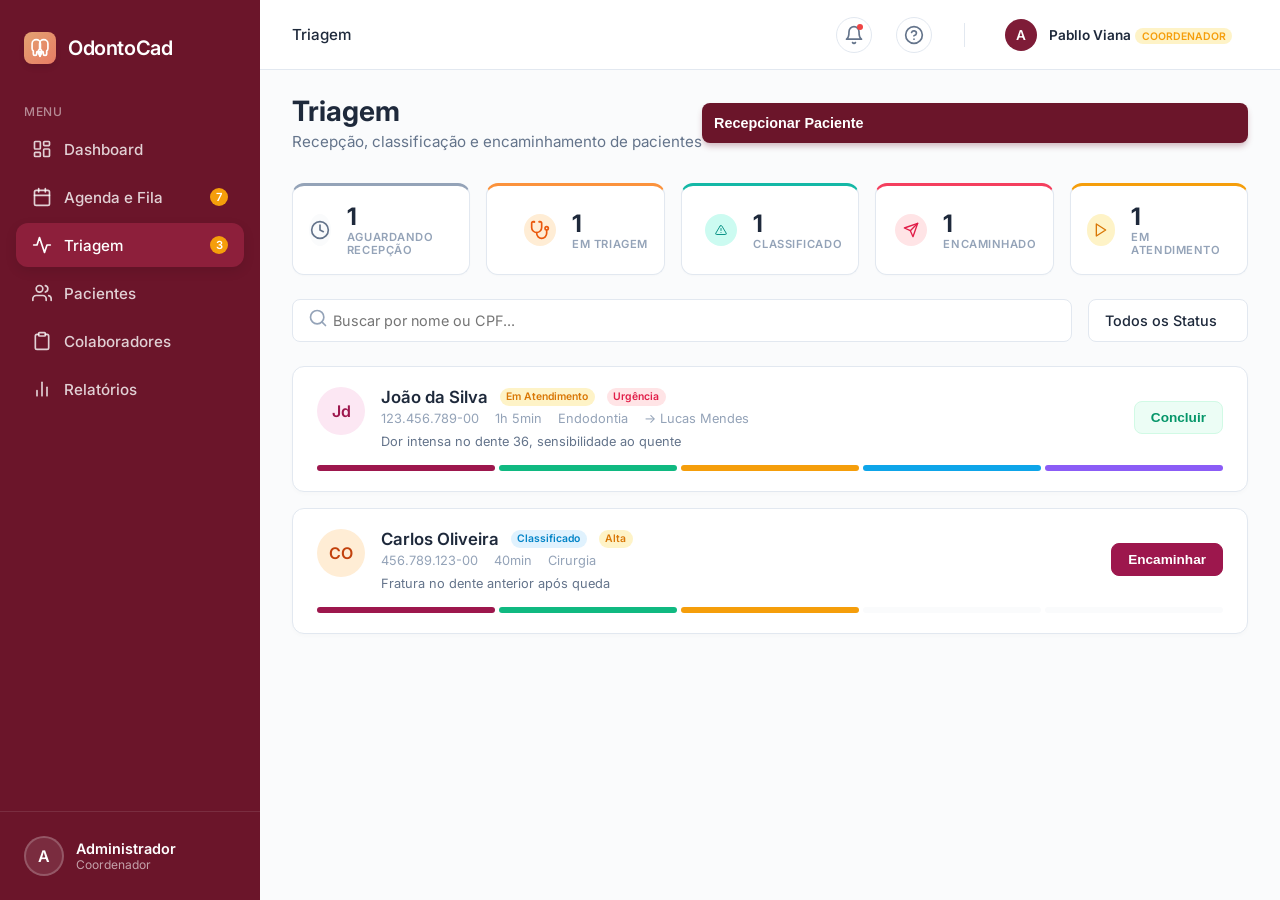
<file: triagem.html>
<!DOCTYPE html>
<html lang="pt-BR">

<head>
    <meta charset="UTF-8">
    <meta name="viewport" content="width=device-width, initial-scale=1.0">
    <title>OdontoCad - Triagem</title>
    <link rel="stylesheet" href="css/style.css">
</head>

<body>
    <div id="root">
        <!-- Sidebar -->
        <aside class="sidebar cursor-default shadow-lg">
            <div class="sidebar-header">
                <div class="sidebar-logo-icon">
                    <svg width="20" height="20" viewBox="0 0 24 24" fill="none" stroke="currentColor" stroke-width="2"
                        stroke-linecap="round" stroke-linejoin="round">
                        <path
                            d="M12 22s-2-3-2-5a4 4 0 0 1 2-4 .5.5 0 0 0 .5-.5V7a5 5 0 0 0-10 0v5.5a4 4 0 0 0 1.5 3.08v3.42A2 2 0 0 0 6 21a2 2 0 0 0 2-2v-1.5c0-.83.67-1.5 1.5-1.5h1A1.5 1.5 0 0 1 12 17.5V22z">
                        </path>
                        <path
                            d="M12 22s2-3 2-5a4 4 0 0 0-2-4 .5.5 0 0 1-.5-.5V7a5 5 0 0 1 10 0v5.5a4 4 0 0 1-1.5 3.08v3.42A2 2 0 0 1 18 21a2 2 0 0 1-2-2v-1.5c0-.83-.67-1.5-1.5-1.5h-1a1.5 1.5 0 0 0-1.5 1.5V22z">
                        </path>
                    </svg>
                </div>
                <div class="sidebar-logo-text">OdontoCad</div>
            </div>

            <div class="sidebar-menu-label" style="margin-top: 0.5rem;">MENU</div>

            <nav class="sidebar-nav">
                <a href="index.html" class="sidebar-item" style="text-decoration:none;">
                    <svg width="20" height="20" viewBox="0 0 24 24" fill="none" stroke="currentColor" stroke-width="2"
                        stroke-linecap="round" stroke-linejoin="round">
                        <rect x="3" y="3" width="7" height="9" rx="1"></rect>
                        <rect x="14" y="3" width="7" height="5" rx="1"></rect>
                        <rect x="14" y="12" width="7" height="9" rx="1"></rect>
                        <rect x="3" y="16" width="7" height="5" rx="1"></rect>
                    </svg>
                    <span>Dashboard</span>
                </a>
                <a href="agenda.html" class="sidebar-item" style="text-decoration:none;">
                    <svg width="20" height="20" viewBox="0 0 24 24" fill="none" stroke="currentColor" stroke-width="2"
                        stroke-linecap="round" stroke-linejoin="round">
                        <rect x="3" y="4" width="18" height="18" rx="2" ry="2"></rect>
                        <line x1="16" y1="2" x2="16" y2="6"></line>
                        <line x1="8" y1="2" x2="8" y2="6"></line>
                        <line x1="3" y1="10" x2="21" y2="10"></line>
                    </svg>
                    <span>Agenda e Fila</span>
                    <span class="badge">7</span>
                </a>
                <a href="triagem.html" class="sidebar-item active" style="text-decoration:none;">
                    <svg width="20" height="20" viewBox="0 0 24 24" fill="none" stroke="currentColor" stroke-width="2"
                        stroke-linecap="round" stroke-linejoin="round">
                        <polyline points="22 12 18 12 15 21 9 3 6 12 2 12"></polyline>
                    </svg>
                    <span>Triagem</span>
                    <span class="badge">3</span>
                </a>
                <a href="pacientes.html" class="sidebar-item" style="text-decoration:none;">
                    <svg width="20" height="20" viewBox="0 0 24 24" fill="none" stroke="currentColor" stroke-width="2"
                        stroke-linecap="round" stroke-linejoin="round">
                        <path d="M17 21v-2a4 4 0 0 0-4-4H5a4 4 0 0 0-4 4v2"></path>
                        <circle cx="9" cy="7" r="4"></circle>
                        <path d="M23 21v-2a4 4 0 0 0-3-3.87"></path>
                        <path d="M16 3.13a4 4 0 0 1 0 7.75"></path>
                    </svg>
                    <span>Pacientes</span>
                </a>
                <a href="colaboradores.html" class="sidebar-item" style="text-decoration:none;">
                    <svg width="20" height="20" viewBox="0 0 24 24" fill="none" stroke="currentColor" stroke-width="2"
                        stroke-linecap="round" stroke-linejoin="round">
                        <path d="M16 4h2a2 2 0 0 1 2 2v14a2 2 0 0 1-2 2H6a2 2 0 0 1-2-2V6a2 2 0 0 1 2-2h2"></path>
                        <rect x="8" y="2" width="8" height="4" rx="1" ry="1"></rect>
                    </svg>
                    <span>Colaboradores</span>
                </a>
                <a href="relatorios.html" class="sidebar-item" style="text-decoration:none;">
                    <svg width="20" height="20" viewBox="0 0 24 24" fill="none" stroke="currentColor" stroke-width="2"
                        stroke-linecap="round" stroke-linejoin="round">
                        <line x1="18" y1="20" x2="18" y2="10"></line>
                        <line x1="12" y1="20" x2="12" y2="4"></line>
                        <line x1="6" y1="20" x2="6" y2="14"></line>
                    </svg>
                    <span>Relatórios</span>
                </a>
            </nav>

            <div class="sidebar-footer">
                <div class="avatar">A</div>
                <div class="user-info">
                    <div class="name">Administrador</div>
                    <div class="role">Coordenador</div>
                </div>
            </div>
        </aside>

        <!-- Main Content -->
        <main class="main-wrapper">
            <!-- Top Header -->
            <header class="top-header">
                <div class="breadcrumb">Triagem</div>
                <div class="header-actions">
                    <button class="icon-button" aria-label="Notificações">
                        <svg width="20" height="20" viewBox="0 0 24 24" fill="none" stroke="currentColor"
                            stroke-width="2" stroke-linecap="round" stroke-linejoin="round">
                            <path d="M18 8A6 6 0 0 0 6 8c0 7-3 9-3 9h18s-3-2-3-9"></path>
                            <path d="M13.73 21a2 2 0 0 1-3.46 0"></path>
                        </svg>
                        <span class="notification-dot"></span>
                    </button>
                    <button class="icon-button" aria-label="Ajuda">
                        <svg width="20" height="20" viewBox="0 0 24 24" fill="none" stroke="currentColor"
                            stroke-width="2" stroke-linecap="round" stroke-linejoin="round">
                            <circle cx="12" cy="12" r="10"></circle>
                            <path d="M9.09 9a3 3 0 0 1 5.83 1c0 2-3 3-3 3"></path>
                            <line x1="12" y1="17" x2="12.01" y2="17"></line>
                        </svg>
                    </button>
                    <div style="width: 1px; height: 24px; background-color: var(--border-color); margin: 0 0.5rem;">
                    </div>
                    <div class="admin-profile">
                        <div class="admin-avatar" style="background-color: #7E1C37;">A</div>
                        <div class="admin-details" style="display: flex; flex-direction: column; margin-right: 0.5rem;">
                            <span class="name">Pabllo Viana<span class="badge-role">COORDENADOR</span></span>
                        </div>
                    </div>
                </div>
            </header>

            <!-- Dynamic Page Content -->
            <div class="page-content bg-slate-50 full-height">
                <div class="animate-fade-in delay-100">
                    <div class="triagem-header">
                        <div>
                            <h1
                                style="font-size: 1.75rem; font-weight: 700; color: var(--text-primary); margin-bottom: 0.25rem;">
                                Triagem</h1>
                            <p style="color: var(--text-secondary); font-size: 0.95rem;">Recepção, classificação e
                                encaminhamento de pacientes</p>
                        </div>
                        <button class="btn-primary"
                            style="display: flex; align-items: center; gap: 0.5rem; width: auto;">
                            Recepcionar Paciente
                        </button>
                    </div>

                    <!-- KPI Grid -->
                    <div class="triagem-kpi-grid">
                        <div class="kpi-pill gray">
                            <div class="kpi-icon-sm"><svg width="20" height="20" viewBox="0 0 24 24" fill="none"
                                    stroke="currentColor" stroke-width="2" stroke-linecap="round"
                                    stroke-linejoin="round">
                                    <circle cx="12" cy="12" r="10"></circle>
                                    <polyline points="12 6 12 12 16 14"></polyline>
                                </svg></div>
                            <div>
                                <div class="kpi-num">1</div>
                                <div class="kpi-label">Aguardando Recepção</div>
                            </div>
                        </div>
                        <div class="kpi-pill orange">
                            <div class="kpi-icon-sm"><svg width="20" height="20" viewBox="0 0 24 24" fill="none"
                                    stroke="currentColor" stroke-width="2" stroke-linecap="round"
                                    stroke-linejoin="round">
                                    <path
                                        d="M4.8 2.3A.3.3 0 1 0 5 2H4a2 2 0 0 0-2 2v5a6 6 0 0 0 6 6v0a6 6 0 0 0 6-6V4a2 2 0 0 0-2-2h-1a.2.2 0 1 0 .3.3">
                                    </path>
                                    <path d="M8 15v1a6 6 0 0 0 6 6v0a6 6 0 0 0 6-6v-4"></path>
                                    <circle cx="20" cy="10" r="2"></circle>
                                </svg></div>
                            <div>
                                <div class="kpi-num">1</div>
                                <div class="kpi-label">Em Triagem</div>
                            </div>
                        </div>
                        <div class="kpi-pill teal">
                            <div class="kpi-icon-sm"><svg width="12" height="12" viewBox="0 0 24 24" fill="none"
                                    stroke="currentColor" stroke-width="2" stroke-linecap="round"
                                    stroke-linejoin="round">
                                    <path
                                        d="M10.29 3.86L1.82 18a2 2 0 0 0 1.71 3h16.94a2 2 0 0 0 1.71-3L13.71 3.86a2 2 0 0 0-3.42 0z">
                                    </path>
                                    <line x1="12" y1="9" x2="12" y2="13"></line>
                                    <line x1="12" y1="17" x2="12.01" y2="17"></line>
                                </svg></div>
                            <div>
                                <div class="kpi-num">1</div>
                                <div class="kpi-label">Classificado</div>
                            </div>
                        </div>
                        <div class="kpi-pill rose">
                            <div class="kpi-icon-sm"><svg width="16" height="16" viewBox="0 0 24 24" fill="none"
                                    stroke="currentColor" stroke-width="2" stroke-linecap="round"
                                    stroke-linejoin="round">
                                    <line x1="22" y1="2" x2="11" y2="13"></line>
                                    <polygon points="22 2 15 22 11 13 2 9 22 2"></polygon>
                                </svg></div>
                            <div>
                                <div class="kpi-num">1</div>
                                <div class="kpi-label">Encaminhado</div>
                            </div>
                        </div>
                        <div class="kpi-pill amber">
                            <div class="kpi-icon-sm"><svg width="16" height="16" viewBox="0 0 24 24" fill="none"
                                    stroke="currentColor" stroke-width="2" stroke-linecap="round"
                                    stroke-linejoin="round">
                                    <polygon points="5 3 19 12 5 21 5 3"></polygon>
                                </svg></div>
                            <div>
                                <div class="kpi-num">1</div>
                                <div class="kpi-label">Em Atendimento</div>
                            </div>
                        </div>
                    </div>

                    <!-- Filter Bar -->
                    <div class="filter-bar">
                        <div class="search-input-wrapper">
                            <div class="search-icon"><svg width="20" height="20" viewBox="0 0 24 24" fill="none"
                                    stroke="currentColor" stroke-width="2" stroke-linecap="round"
                                    stroke-linejoin="round">
                                    <circle cx="11" cy="11" r="8"></circle>
                                    <line x1="21" y1="21" x2="16.65" y2="16.65"></line>
                                </svg></div>
                            <input type="text" class="search-input" placeholder="Buscar por nome ou CPF..." />
                        </div>
                        <button class="filter-select">
                            Todos os Status
                        </button>
                    </div>

                    <!-- Patient List -->
                    <div class="triagem-list">
                        <div class="triagem-card">
                            <div class="triagem-card-main">
                                <div class="triagem-patient-info">
                                    <div class="triagem-avatar" style="background-color: #FCE7F3; color: #9D174D;">Jd
                                    </div>
                                    <div class="triagem-details">
                                        <h4>João da Silva <span class="status-xs warning">Em Atendimento</span> <span
                                                class="status-xs danger">Urgência</span></h4>
                                        <div class="triagem-meta">
                                            <span>123.456.789-00</span>
                                            <span>1h 5min</span>
                                            <span>Endodontia</span>
                                            <span>→ Lucas Mendes</span>
                                        </div>
                                        <div class="triagem-symptom">Dor intensa no dente 36, sensibilidade ao quente
                                        </div>
                                    </div>
                                </div>
                                <div class="triagem-actions">
                                    <button class="btn-secondary success-outline">Concluir</button>
                                </div>
                            </div>
                            <div class="segmented-progress">
                                <div class="segment s1 active"></div>
                                <div class="segment s2 active"></div>
                                <div class="segment s3 active"></div>
                                <div class="segment s4 active"></div>
                                <div class="segment s5 active"></div>
                            </div>
                        </div>

                        <div class="triagem-card">
                            <div class="triagem-card-main">
                                <div class="triagem-patient-info">
                                    <div class="triagem-avatar" style="background-color: #FFEDD5; color: #C2410C;">CO
                                    </div>
                                    <div class="triagem-details">
                                        <h4>Carlos Oliveira <span class="status-xs info">Classificado</span> <span
                                                class="status-xs warning">Alta</span></h4>
                                        <div class="triagem-meta">
                                            <span>456.789.123-00</span>
                                            <span>40min</span>
                                            <span>Cirurgia</span>
                                        </div>
                                        <div class="triagem-symptom">Fratura no dente anterior após queda</div>
                                    </div>
                                </div>
                                <div class="triagem-actions">
                                    <button class="btn-secondary danger-filled">Encaminhar</button>
                                </div>
                            </div>
                            <div class="segmented-progress">
                                <div class="segment s1 active"></div>
                                <div class="segment s2 active"></div>
                                <div class="segment s3 active"></div>
                                <div class="segment s4"></div>
                                <div class="segment s5"></div>
                            </div>
                        </div>
                    </div>
                </div>
            </div>
        </main>
    </div>
</body>

</html>
</file>
<file: css/style.css>
@import url('https://fonts.googleapis.com/css2?family=Inter:wght@300;400;500;600;700&display=swap');

:root {
  --primary: #6B152A;
  --primary-hover: #8D1F3B;
  --primary-light: #F7E9EC;

  --bg-main: #FAFBFC;
  --bg-card: #FFFFFF;

  --text-primary: #1E293B;
  --text-secondary: #64748B;
  --text-tertiary: #94A3B8;

  --border-color: #E2E8F0;

  --success: #10B981;
  --success-bg: #D1FAE5;
  --warning: #F59E0B;
  --warning-bg: #FEF3C7;
  --danger: #EF4444;
  --danger-bg: #FEE2E2;
  --info: #0EA5E9;
  --info-bg: #E0F2FE;

  --sidebar-width: 260px;
}

* {
  box-sizing: border-box;
  margin: 0;
  padding: 0;
}

body {
  font-family: 'Inter', sans-serif;
  background-color: var(--bg-main);
  color: var(--text-primary);
  -webkit-font-smoothing: antialiased;
  -moz-osx-font-smoothing: grayscale;
}

#root {
  display: flex;
  height: 100vh;
  overflow: hidden;
}

/* Utilities */
.flex {
  display: flex;
}

.flex-col {
  flex-direction: column;
}

.items-center {
  align-items: center;
}

.justify-between {
  justify-content: space-between;
}

.justify-center {
  justify-content: center;
}

.gap-2 {
  gap: 0.5rem;
}

.gap-3 {
  gap: 0.75rem;
}

.gap-4 {
  gap: 1rem;
}

.gap-6 {
  gap: 1.5rem;
}

.p-4 {
  padding: 1rem;
}

.p-6 {
  padding: 1.5rem;
}

.mt-2 {
  margin-top: 0.5rem;
}

.mt-4 {
  margin-top: 1rem;
}

.mt-6 {
  margin-top: 1.5rem;
}

.mt-8 {
  margin-top: 2rem;
}

.w-full {
  width: 100%;
}

/* Scrollbar styling */
::-webkit-scrollbar {
  width: 6px;
  height: 6px;
}

::-webkit-scrollbar-track {
  background: transparent;
}

::-webkit-scrollbar-thumb {
  background: var(--border-color);
  border-radius: 10px;
}

::-webkit-scrollbar-thumb:hover {
  background: var(--text-tertiary);
}

/* Sidebar */
.sidebar {
  width: var(--sidebar-width);
  background-color: var(--primary);
  color: white;
  display: flex;
  flex-direction: column;
  height: 100%;
  flex-shrink: 0;
  z-index: 10;
}

.sidebar-header {
  padding: 2rem 1.5rem;
  display: flex;
  align-items: center;
  gap: 0.75rem;
}

.sidebar-logo-icon {
  width: 32px;
  height: 32px;
  background: linear-gradient(135deg, #e3a372, #e87b64);
  border-radius: 8px;
  display: flex;
  align-items: center;
  justify-content: center;
  box-shadow: 0 4px 6px -1px rgba(0, 0, 0, 0.1);
}

.sidebar-logo-text {
  font-size: 1.25rem;
  font-weight: 600;
  letter-spacing: -0.02em;
}

.sidebar-menu-label {
  font-size: 0.75rem;
  text-transform: uppercase;
  letter-spacing: 0.05em;
  color: rgba(255, 255, 255, 0.5);
  margin: 1rem 1.5rem 0.5rem;
  font-weight: 500;
}

.sidebar-nav {
  display: flex;
  flex-direction: column;
  gap: 0.25rem;
  padding: 0 1rem;
  flex: 1;
  overflow-y: auto;
}

.sidebar-item {
  display: flex;
  align-items: center;
  gap: 0.75rem;
  padding: 0.75rem 1rem;
  border-radius: 12px;
  color: rgba(255, 255, 255, 0.8);
  text-decoration: none;
  font-weight: 500;
  font-size: 0.95rem;
  transition: all 0.2s ease;
  cursor: pointer;
  position: relative;
}

.sidebar-item:hover {
  background-color: rgba(255, 255, 255, 0.05);
  color: white;
}

.sidebar-item.active {
  background-color: var(--primary-hover);
  color: white;
  box-shadow: 0 4px 12px rgba(0, 0, 0, 0.1);
}

.sidebar-item .badge {
  background: #F59E0B;
  color: white;
  font-size: 0.7rem;
  width: 18px;
  height: 18px;
  border-radius: 50%;
  display: flex;
  align-items: center;
  justify-content: center;
  margin-left: auto;
  font-weight: 600;
}

.sidebar-footer {
  padding: 1.5rem;
  border-top: 1px solid rgba(255, 255, 255, 0.1);
  display: flex;
  align-items: center;
  gap: 0.75rem;
}

.avatar {
  width: 40px;
  height: 40px;
  border-radius: 50%;
  background-color: rgba(255, 255, 255, 0.1);
  display: flex;
  align-items: center;
  justify-content: center;
  font-weight: 600;
  color: white;
  border: 2px solid rgba(255, 255, 255, 0.2);
}

.user-info .name {
  font-size: 0.9rem;
  font-weight: 600;
}

.user-info .role {
  font-size: 0.75rem;
  color: rgba(255, 255, 255, 0.6);
}

/* Main Content */
.main-wrapper {
  flex: 1;
  display: flex;
  flex-direction: column;
  overflow: hidden;
  position: relative;
}

/* Top Header */
.top-header {
  height: 70px;
  background-color: var(--bg-card);
  border-bottom: 1px solid var(--border-color);
  display: flex;
  align-items: center;
  justify-content: space-between;
  padding: 0 2rem;
  flex-shrink: 0;
  z-index: 5;
}

.breadcrumb {
  font-size: 0.95rem;
  font-weight: 500;
  color: var(--text-primary);
}

.header-actions {
  display: flex;
  align-items: center;
  gap: 1.5rem;
}

.icon-button {
  width: 36px;
  height: 36px;
  border-radius: 50%;
  border: 1px solid var(--border-color);
  background: transparent;
  display: flex;
  align-items: center;
  justify-content: center;
  color: var(--text-secondary);
  cursor: pointer;
  transition: all 0.2s;
  position: relative;
}

.icon-button:hover {
  background-color: var(--bg-main);
  color: var(--text-primary);
}

.notification-dot {
  position: absolute;
  top: 6px;
  right: 8px;
  width: 6px;
  height: 6px;
  background-color: var(--danger);
  border-radius: 50%;
}

.admin-profile {
  display: flex;
  align-items: center;
  gap: 0.75rem;
  padding: 0.5rem;
  border-radius: 30px;
  cursor: pointer;
  transition: background 0.2s;
}

.admin-profile:hover {
  background-color: var(--bg-main);
}

.admin-avatar {
  width: 32px;
  height: 32px;
  background-color: var(--primary);
  color: white;
  border-radius: 50%;
  display: flex;
  align-items: center;
  justify-content: center;
  font-weight: 600;
  font-size: 0.85rem;
}

.admin-details .name {
  font-size: 0.85rem;
  font-weight: 600;
  color: var(--text-primary);
}

.admin-details .badge-role {
  font-size: 0.65rem;
  background-color: var(--warning-bg);
  color: var(--warning);
  padding: 0.1rem 0.4rem;
  border-radius: 10px;
  font-weight: 600;
  margin-left: 0.25rem;
}

.admin-details .sub {
  font-size: 0.7rem;
  color: var(--text-tertiary);
}

.btn-outline {
  display: flex;
  align-items: center;
  gap: 0.5rem;
  padding: 0.5rem 1rem;
  border: 1px solid var(--border-color);
  background: white;
  border-radius: 8px;
  font-size: 0.85rem;
  font-weight: 500;
  color: var(--text-secondary);
  cursor: pointer;
  transition: all 0.2s;
}

.btn-outline:hover {
  background: var(--bg-main);
  color: var(--text-primary);
}

/* Page Content */
.page-content {
  flex: 1;
  overflow-y: auto;
  padding: 2rem;
}

.page-header h1 {
  font-size: 1.75rem;
  font-weight: 700;
  color: var(--text-primary);
  margin-bottom: 0.25rem;
}

.page-header p {
  color: var(--text-secondary);
  font-size: 0.95rem;
}

/* KPI Cards */
.kpi-grid {
  display: grid;
  grid-template-columns: repeat(4, 1fr);
  gap: 1.5rem;
  margin-top: 2rem;
}

.kpi-card {
  background: var(--bg-card);
  border: 1px solid var(--border-color);
  border-radius: 16px;
  padding: 1.5rem;
  display: flex;
  justify-content: space-between;
  box-shadow: 0 1px 3px rgba(0, 0, 0, 0.02);
  transition: transform 0.2s, box-shadow 0.2s;
  position: relative;
  overflow: hidden;
}

.kpi-card:hover {
  transform: translateY(-2px);
  box-shadow: 0 10px 15px -3px rgba(0, 0, 0, 0.05);
}

/* Add a subtle top border based on the type */
.kpi-card.info {
  border-top: 3px solid var(--info);
}

.kpi-card.warning {
  border-top: 3px solid var(--warning);
}

.kpi-card.danger {
  border-top: 3px solid var(--danger);
}

.kpi-card.success {
  border-top: 3px solid var(--success);
}

.kpi-content h3 {
  font-size: 2rem;
  font-weight: 700;
  color: var(--text-primary);
  line-height: 1.2;
}

.kpi-content .kpi-label {
  font-size: 0.75rem;
  font-weight: 600;
  color: var(--text-tertiary);
  text-transform: uppercase;
  letter-spacing: 0.05em;
  margin-top: 0.5rem;
}

.kpi-content .kpi-trend {
  font-size: 0.75rem;
  font-weight: 500;
  margin-top: 0.5rem;
  display: flex;
  align-items: center;
  gap: 0.25rem;
}

.kpi-trend.positive {
  color: var(--success);
}

.kpi-trend.neutral {
  color: var(--text-tertiary);
}

.kpi-icon {
  width: 40px;
  height: 40px;
  border-radius: 50%;
  display: flex;
  align-items: center;
  justify-content: center;
}

.kpi-icon.info {
  background-color: var(--info-bg);
  color: var(--info);
}

.kpi-icon.warning {
  background-color: var(--warning-bg);
  color: var(--warning);
}

.kpi-icon.danger {
  background-color: var(--danger-bg);
  color: var(--danger);
}

.kpi-icon.success {
  background-color: var(--success-bg);
  color: var(--success);
}

/* Main Dashboard layout */
.dashboard-layout {
  display: grid;
  grid-template-columns: 2fr 1fr;
  gap: 1.5rem;
  margin-top: 1.5rem;
}

/* Card shared styling */
.card-panel {
  background: var(--bg-card);
  border: 1px solid var(--border-color);
  border-radius: 16px;
  padding: 1.5rem;
  box-shadow: 0 1px 3px rgba(0, 0, 0, 0.02);
}

.card-header {
  display: flex;
  justify-content: space-between;
  align-items: center;
  margin-bottom: 1.5rem;
}

.card-title {
  font-size: 1.1rem;
  font-weight: 600;
  color: var(--text-primary);
}

.btn-link {
  background: none;
  border: none;
  color: var(--primary);
  font-size: 0.85rem;
  font-weight: 500;
  cursor: pointer;
  display: flex;
  align-items: center;
  gap: 0.25rem;
}

.btn-link:hover {
  text-decoration: underline;
}

/* Table */
.data-table-container {
  overflow-x: auto;
}

.data-table {
  width: 100%;
  border-collapse: collapse;
}

.data-table th {
  text-align: left;
  padding: 0.75rem 1rem;
  font-size: 0.75rem;
  font-weight: 600;
  color: var(--text-tertiary);
  text-transform: uppercase;
  letter-spacing: 0.05em;
  border-bottom: 1px solid var(--border-color);
}

.data-table td {
  padding: 1rem;
  font-size: 0.9rem;
  color: var(--text-primary);
  border-bottom: 1px solid var(--border-color);
  vertical-align: middle;
}

.data-table tr:last-child td {
  border-bottom: none;
}

.data-table tr {
  transition: background-color 0.2s;
}

.data-table tr:hover {
  background-color: var(--bg-main);
}

.patient-cell {
  display: flex;
  align-items: center;
  gap: 0.75rem;
  font-weight: 500;
}

.patient-avatar {
  width: 32px;
  height: 32px;
  border-radius: 50%;
  display: flex;
  align-items: center;
  justify-content: center;
  font-size: 0.8rem;
  font-weight: 600;
}

/* Status Badges */
.status-badge {
  display: inline-flex;
  align-items: center;
  padding: 0.25rem 0.75rem;
  border-radius: 20px;
  font-size: 0.75rem;
  font-weight: 500;
}

.status-badge.info {
  background-color: var(--info-bg);
  color: var(--info);
}

.status-badge.warning {
  background-color: var(--warning-bg);
  color: #B45309;
}

.status-badge.success {
  background-color: var(--success-bg);
  color: #047857;
}

.status-badge.neutral {
  background-color: var(--bg-main);
  color: var(--text-secondary);
  border: 1px solid var(--border-color);
}

.more-btn {
  background: none;
  border: none;
  color: var(--text-tertiary);
  cursor: pointer;
  padding: 0.25rem;
  border-radius: 4px;
}

.more-btn:hover {
  background-color: var(--border-color);
  color: var(--text-primary);
}

/* Timeline */
.timeline {
  display: flex;
  flex-direction: column;
  gap: 1.5rem;
}

.timeline-item {
  display: flex;
  gap: 1rem;
}

.timeline-icon-wrap {
  display: flex;
  flex-direction: column;
  align-items: center;
}

.timeline-dot {
  width: 10px;
  height: 10px;
  border-radius: 50%;
  background-color: var(--primary);
  margin-top: 0.25rem;
  flex-shrink: 0;
}

.timeline-line {
  flex: 1;
  width: 2px;
  background-color: var(--border-color);
  margin-top: 0.25rem;
}

.timeline-item:last-child .timeline-line {
  display: none;
}

.timeline-content {
  flex: 1;
}

.timeline-text {
  font-size: 0.85rem;
  color: var(--text-primary);
  font-weight: 500;
}

.timeline-time {
  font-size: 0.75rem;
  color: var(--text-tertiary);
  margin-top: 0.25rem;
}

/* Animations */
@keyframes fadeIn {
  from {
    opacity: 0;
    transform: translateY(10px);
  }

  to {
    opacity: 1;
    transform: translateY(0);
  }
}

.animate-fade-in {
  animation: fadeIn 0.4s ease forwards;
}

.delay-100 {
  animation-delay: 100ms;
  opacity: 0;
}

.delay-200 {
  animation-delay: 200ms;
  opacity: 0;
}

.delay-300 {
  animation-delay: 300ms;
  opacity: 0;
}

@media (max-width: 1024px) {
  .kpi-grid {
    grid-template-columns: repeat(2, 1fr);
  }

  .dashboard-layout {
    grid-template-columns: 1fr;
  }
}

@media (max-width: 768px) {
  .sidebar {
    display: none;
  }

  .kpi-grid {
    grid-template-columns: 1fr;
  }
}

/* Calendar and Queue Layout */
.calendar-layout {
  display: grid;
  grid-template-columns: 1fr 380px;
  gap: 1.5rem;
  height: calc(100vh - 120px);
}

.calendar-panel {
  background: white;
  border-radius: 12px;
  border: 1px solid var(--border-color);
  display: flex;
  flex-direction: column;
  overflow: hidden;
  box-shadow: 0 1px 3px rgba(0, 0, 0, 0.02);
}

.calendar-top {
  display: flex;
  justify-content: space-between;
  align-items: center;
  padding: 1rem 1.5rem;
  border-bottom: 1px solid var(--border-color);
}

.calendar-nav {
  display: flex;
  align-items: center;
  gap: 1rem;
  font-weight: 600;
  font-size: 0.95rem;
}

.calendar-nav-btn {
  background: none;
  border: none;
  cursor: pointer;
  color: var(--text-secondary);
  display: flex;
  align-items: center;
  padding: 0.25rem;
}

.calendar-nav-btn:hover {
  color: var(--text-primary);
}

.calendar-view-toggle {
  display: flex;
  background: var(--bg-main);
  border-radius: 20px;
  padding: 0.25rem;
  border: 1px solid var(--border-color);
}

.toggle-btn {
  padding: 0.25rem 1rem;
  border-radius: 18px;
  border: none;
  background: transparent;
  font-size: 0.75rem;
  font-weight: 600;
  color: var(--text-secondary);
  cursor: pointer;
}

.toggle-btn.active {
  background: white;
  color: var(--text-primary);
  box-shadow: 0 1px 3px rgba(0, 0, 0, 0.1);
}

.calendar-grid-container {
  flex: 1;
  overflow: auto;
  /* allow both scrollings */
}

.calendar-grid {
  display: grid;
  grid-template-columns: 60px repeat(7, minmax(100px, 1fr));
  /* more responsive */
  min-width: max-content;
  /* don't strictly require 800px if window is smaller, or let it overflow */
  grid-auto-rows: 60px;
  position: relative;
}

.calendar-header-row {
  display: contents;
}

.calendar-header-cell {
  position: sticky;
  top: 0;
  background: white;
  z-index: 10;
  border-bottom: 1px solid var(--border-color);
  border-right: 1px solid var(--border-color);
  padding: 0.75rem 0;
  text-align: center;
  font-size: 0.75rem;
  font-weight: 600;
  color: var(--text-tertiary);
  text-transform: uppercase;
}

.time-col-cell {
  position: sticky;
  left: 0;
  background: white;
  z-index: 9;
  border-right: 1px solid var(--border-color);
  border-bottom: 1px solid var(--border-color);
  text-align: right;
  padding: 0.5rem 0.5rem 0 0;
  font-size: 0.7rem;
  color: var(--text-secondary);
  background-color: var(--bg-main);
  font-weight: 500;
}

.grid-cell {
  border-right: 1px solid var(--border-color);
  border-bottom: 1px solid var(--border-color);
}

.calendar-event {
  margin: 4px;
  border-radius: 6px;
  padding: 0.25rem 0.5rem;
  font-size: 0.7rem;
  font-weight: 600;
  display: flex;
  align-items: center;
  justify-content: center;
  white-space: nowrap;
  overflow: hidden;
  text-overflow: ellipsis;
  box-shadow: 0 1px 2px rgba(0, 0, 0, 0.05);
  z-index: 5;
  cursor: pointer;
  transition: transform 0.1s;
}

.calendar-event:hover {
  transform: scale(1.02);
}

/* Queue Panel */
.queue-panel {
  display: flex;
  flex-direction: column;
  gap: 1rem;
  height: 100%;
}

.queue-header {
  display: flex;
  justify-content: space-between;
  align-items: flex-end;
  padding-bottom: 0.5rem;
}

.queue-title {
  font-size: 1.1rem;
  font-weight: 600;
  color: var(--text-primary);
}

.queue-subtitle {
  font-size: 0.8rem;
  color: var(--text-tertiary);
  margin-top: 0.2rem;
}

.queue-list {
  display: flex;
  flex-direction: column;
  gap: 1rem;
  overflow-y: auto;
  padding: 0.25rem;
}

.patient-card {
  background: white;
  border-radius: 12px;
  border: 1px solid var(--border-color);
  padding: 1.25rem;
  box-shadow: 0 4px 10px rgba(0, 0, 0, 0.03);
  display: flex;
  flex-direction: column;
  gap: 1.25rem;
}

.patient-info {
  display: flex;
  justify-content: space-between;
  align-items: flex-start;
}

.patient-profile {
  display: flex;
  gap: 0.75rem;
  align-items: center;
}

.patient-avatar-l {
  width: 44px;
  height: 44px;
  border-radius: 50%;
  display: flex;
  align-items: center;
  justify-content: center;
  font-size: 1.1rem;
  font-weight: 600;
}

.patient-details-col {
  display: flex;
  flex-direction: column;
}

.patient-name-l {
  font-weight: 600;
  font-size: 0.95rem;
  color: var(--text-primary);
}

.patient-age {
  font-size: 0.75rem;
  color: var(--text-tertiary);
}

.wait-time {
  display: flex;
  align-items: center;
  gap: 0.25rem;
  font-size: 0.8rem;
  font-weight: 700;
}

.wait-time.danger {
  color: var(--danger);
}

.wait-time.warning {
  color: var(--warning);
}

.wait-time.neutral {
  color: var(--text-tertiary);
}

.patient-tags {
  display: flex;
  flex-wrap: wrap;
  gap: 0.5rem;
}

.tag {
  font-size: 0.65rem;
  font-weight: 600;
  padding: 0.2rem 0.5rem;
  border-radius: 12px;
  background: var(--bg-main);
  color: var(--text-secondary);
  border: 1px solid var(--border-color);
}

.tag.alert {
  background: var(--danger);
  color: white;
  border-color: var(--danger);
  display: flex;
  align-items: center;
  gap: 0.25rem;
}

.card-actions {
  display: flex;
  gap: 0.5rem;
}

.btn-primary {
  flex: 1;
  background-color: var(--primary);
  color: white;
  border: none;
  border-radius: 8px;
  padding: 0.75rem;
  font-weight: 600;
  font-size: 0.9rem;
  cursor: pointer;
  transition: background 0.2s;
  box-shadow: 0 4px 6px -1px rgba(107, 21, 42, 0.3);
}

.btn-primary:hover {
  background-color: var(--primary-hover);
}

.btn-icon {
  width: 44px;
  background: white;
  border: 1px solid var(--border-color);
  border-radius: 8px;
  display: flex;
  align-items: center;
  justify-content: center;
  color: var(--text-secondary);
  cursor: pointer;
  transition: all 0.2s;
}

.btn-icon:hover {
  background: var(--bg-main);
  color: var(--text-primary);
}

.page-content.full-height {
  padding: 1.5rem 2rem;
  height: calc(100vh - 70px);
  overflow: hidden;
}

/* Triagem Layout */
.triagem-header {
  display: flex;
  justify-content: space-between;
  align-items: center;
  margin-bottom: 2rem;
}

.triagem-kpi-grid {
  display: grid;
  grid-template-columns: repeat(5, 1fr);
  gap: 1rem;
  margin-bottom: 1.5rem;
}

.kpi-pill {
  background: white;
  border-radius: 12px;
  border: 1px solid var(--border-color);
  padding: 1rem;
  display: flex;
  align-items: center;
  gap: 1rem;
  box-shadow: 0 1px 2px rgba(0, 0, 0, 0.02);
  transition: transform 0.2s;
}

.kpi-pill:hover {
  transform: translateY(-2px);
}

.kpi-pill .kpi-num {
  font-size: 1.5rem;
  font-weight: 700;
  color: var(--text-primary);
}

.kpi-pill .kpi-label {
  font-size: 0.7rem;
  font-weight: 600;
  color: var(--text-tertiary);
  text-transform: uppercase;
  letter-spacing: 0.05em;
  line-height: 1.2;
}

.kpi-pill .kpi-icon-sm {
  width: 32px;
  height: 32px;
  border-radius: 50%;
  display: flex;
  align-items: center;
  justify-content: center;
  margin-left: auto;
}

/* Specific Pill Colors */
.kpi-pill.gray {
  border-top: 3px solid var(--text-tertiary);
}

.kpi-pill.gray .kpi-icon-sm {
  background-color: var(--bg-main);
  color: var(--text-secondary);
}

.kpi-pill.orange {
  border-top: 3px solid #FB923C;
}

.kpi-pill.orange .kpi-icon-sm {
  background-color: #FFEDD5;
  color: #EA580C;
}

.kpi-pill.teal {
  border-top: 3px solid #14B8A6;
}

.kpi-pill.teal .kpi-icon-sm {
  background-color: #CCFBF1;
  color: #0D9488;
}

.kpi-pill.rose {
  border-top: 3px solid #F43F5E;
}

.kpi-pill.rose .kpi-icon-sm {
  background-color: #FFE4E6;
  color: #E11D48;
}

.kpi-pill.amber {
  border-top: 3px solid #F59E0B;
}

.kpi-pill.amber .kpi-icon-sm {
  background-color: #FEF3C7;
  color: #D97706;
}

/* Filter Bar */
.filter-bar {
  display: flex;
  gap: 1rem;
  margin-bottom: 1.5rem;
}

.search-input-wrapper {
  flex: 1;
  position: relative;
  display: flex;
  align-items: center;
}

.search-icon {
  position: absolute;
  left: 1rem;
  color: var(--text-tertiary);
}

.search-input {
  width: 100%;
  padding: 0.75rem 1rem 0.75rem 2.5rem;
  border: 1px solid var(--border-color);
  border-radius: 8px;
  background: white;
  font-size: 0.9rem;
  color: var(--text-primary);
  font-family: inherit;
  outline: none;
  transition: border-color 0.2s;
}

.search-input:focus {
  border-color: var(--primary);
  box-shadow: 0 0 0 3px rgba(107, 21, 42, 0.1);
}

.filter-select {
  padding: 0.75rem 1rem;
  border: 1px solid var(--border-color);
  border-radius: 8px;
  background: white;
  font-size: 0.9rem;
  font-weight: 500;
  color: var(--text-primary);
  cursor: pointer;
  display: flex;
  align-items: center;
  gap: 0.5rem;
  font-family: inherit;
  min-width: 160px;
}

.filter-select:hover {
  background: var(--bg-main);
}

/* Triagem List */
.triagem-list {
  display: flex;
  flex-direction: column;
  gap: 1rem;
}

.triagem-card {
  background: white;
  border: 1px solid var(--border-color);
  border-radius: 12px;
  padding: 1.25rem 1.5rem;
  display: flex;
  flex-direction: column;
  gap: 1rem;
  box-shadow: 0 2px 4px rgba(0, 0, 0, 0.02);
  position: relative;
}

.triagem-card-main {
  display: flex;
  justify-content: space-between;
  align-items: center;
}

.triagem-patient-info {
  display: flex;
  align-items: flex-start;
  gap: 1rem;
}

.triagem-avatar {
  width: 48px;
  height: 48px;
  border-radius: 50%;
  display: flex;
  align-items: center;
  justify-content: center;
  font-size: 1rem;
  font-weight: 600;
}

.triagem-details h4 {
  font-size: 1.05rem;
  font-weight: 600;
  color: var(--text-primary);
  display: flex;
  align-items: center;
  gap: 0.75rem;
  margin-bottom: 0.25rem;
}

.status-xs {
  font-size: 0.65rem;
  padding: 0.15rem 0.4rem;
  border-radius: 10px;
  font-weight: 600;
}

.status-xs.info {
  background: #E0F2FE;
  color: #0284C7;
}

.status-xs.success {
  background: #D1FAE5;
  color: #059669;
}

.status-xs.warning {
  background: #FEF3C7;
  color: #D97706;
}

.status-xs.danger {
  background: #FFE4E6;
  color: #E11D48;
}

.status-xs.neutral {
  background: var(--bg-main);
  color: var(--text-secondary);
  border: 1px solid var(--border-color);
}

.triagem-meta {
  display: flex;
  align-items: center;
  gap: 1rem;
  font-size: 0.8rem;
  color: var(--text-tertiary);
  margin-bottom: 0.5rem;
}

.triagem-meta span {
  display: flex;
  align-items: center;
  gap: 0.25rem;
}

.triagem-symptom {
  font-size: 0.8rem;
  color: var(--text-secondary);
  display: flex;
  align-items: center;
  gap: 0.35rem;
}

.triagem-actions {
  display: flex;
  align-items: center;
  gap: 0.75rem;
}

.btn-secondary {
  display: flex;
  align-items: center;
  gap: 0.5rem;
  padding: 0.5rem 1rem;
  border-radius: 8px;
  font-size: 0.85rem;
  font-weight: 600;
  cursor: pointer;
  border: 1px solid var(--border-color);
  background: white;
  color: var(--text-primary);
  transition: all 0.2s;
}

.btn-secondary:hover {
  background: var(--bg-main);
}

.btn-secondary.danger-filled {
  background: #9D174D;
  color: white;
  border-color: #9D174D;
}

.btn-secondary.danger-filled:hover {
  background: #831843;
}

.btn-secondary.success-outline {
  color: #059669;
  border-color: #D1FAE5;
  background: #ECFDF5;
}

.btn-secondary.success-outline:hover {
  background: #D1FAE5;
}

.btn-icon-sm {
  width: 32px;
  height: 32px;
  border-radius: 50%;
  border: 1px solid var(--border-color);
  background: white;
  color: var(--danger);
  display: flex;
  align-items: center;
  justify-content: center;
  cursor: pointer;
}

.btn-icon-sm:hover {
  background: var(--danger-bg);
}

/* Segmented Progress Bar */
.segmented-progress {
  display: flex;
  gap: 4px;
  height: 6px;
  width: 100%;
}

.segment {
  flex: 1;
  border-radius: 3px;
  background-color: var(--bg-main);
  transition: background-color 0.3s;
}

.segment.active.s1 {
  background-color: #9D174D;
}

.segment.active.s2 {
  background-color: #10B981;
}

.segment.active.s3 {
  background-color: #F59E0B;
}

.segment.active.s4 {
  background-color: #0EA5E9;
}

.segment.active.s5 {
  background-color: #8B5CF6;
}

/* Gestao de Usuarios */
.usuarios-header {
  display: flex;
  justify-content: space-between;
  align-items: flex-start;
  margin-bottom: 2rem;
}

.header-actions-row {
  display: flex;
  gap: 0.75rem;
  align-items: center;
}

.btn-outline-sm {
  display: flex;
  align-items: center;
  gap: 0.5rem;
  padding: 0.5rem 1rem;
  border: 1px solid var(--border-color);
  background: white;
  border-radius: 8px;
  font-size: 0.85rem;
  font-weight: 600;
  cursor: pointer;
  transition: all 0.2s;
}

.btn-outline-sm:hover {
  background: var(--bg-main);
}

.btn-outline-sm.t-info {
  color: var(--info);
}

.btn-outline-sm.t-danger {
  color: var(--danger);
}

.btn-primary-sm {
  display: flex;
  align-items: center;
  gap: 0.5rem;
  padding: 0.5rem 1.25rem;
  border: none;
  background: var(--primary);
  color: white;
  border-radius: 8px;
  font-size: 0.85rem;
  font-weight: 600;
  cursor: pointer;
  transition: background 0.2s;
}

.btn-primary-sm:hover {
  background: var(--primary-hover);
}

.usuarios-kpi-row {
  display: grid;
  grid-template-columns: repeat(4, 1fr);
  gap: 1.5rem;
  margin-bottom: 2rem;
}

.kpi-card-sm {
  background: white;
  border: 1px solid var(--border-color);
  border-radius: 12px;
  padding: 1.25rem;
  display: flex;
  align-items: center;
  gap: 1rem;
}

.kpi-icon-wrapper {
  width: 40px;
  height: 40px;
  border-radius: 50%;
  display: flex;
  align-items: center;
  justify-content: center;
}

.kpi-icon-wrapper.neutral {
  background: var(--bg-main);
  color: var(--text-secondary);
}

.kpi-icon-wrapper.info {
  background: var(--info-bg);
  color: var(--info);
}

.kpi-icon-wrapper.danger {
  background: var(--danger-bg);
  color: var(--danger);
}

.kpi-icon-wrapper.warning {
  background: var(--warning-bg);
  color: #B45309;
}

.kpi-val {
  font-size: 1.5rem;
  font-weight: 700;
  color: var(--text-primary);
  line-height: 1.1;
}

.kpi-lbl {
  font-size: 0.75rem;
  color: var(--text-tertiary);
  font-weight: 500;
  margin-top: 0.25rem;
}

.filter-bar-row {
  display: flex;
  align-items: center;
  gap: 1.5rem;
  margin-bottom: 2rem;
}

.flex-1 {
  flex: 1;
}

.filter-tabs {
  display: flex;
  background: var(--bg-main);
  border: 1px solid var(--border-color);
  border-radius: 20px;
  padding: 0.25rem;
}

.filter-tab {
  padding: 0.5rem 1rem;
  background: transparent;
  border: none;
  font-size: 0.85rem;
  font-weight: 500;
  color: var(--text-secondary);
  border-radius: 16px;
  cursor: pointer;
  transition: all 0.2s;
}

.filter-tab.active {
  background: white;
  color: var(--text-primary);
  box-shadow: 0 1px 3px rgba(0, 0, 0, 0.1);
  font-weight: 600;
}

.users-grid {
  display: grid;
  grid-template-columns: repeat(3, 1fr);
  gap: 1.5rem;
}

.user-card-new {
  background: white;
  border: 1px solid var(--border-color);
  border-radius: 12px;
  padding: 1.5rem;
  display: flex;
  flex-direction: column;
}

.user-card-header {
  display: flex;
  align-items: center;
  gap: 1rem;
  margin-bottom: 1rem;
}

.user-avatar-lg {
  width: 48px;
  height: 48px;
  border-radius: 50%;
  display: flex;
  align-items: center;
  justify-content: center;
  font-weight: 600;
  font-size: 1.1rem;
  flex-shrink: 0;
}

.user-info-main {
  flex: 1;
}

.user-name-title {
  font-size: 0.95rem;
  font-weight: 600;
  color: var(--text-primary);
  margin-bottom: 0.35rem;
}

.user-badges-row {
  display: flex;
  align-items: center;
  gap: 0.5rem;
}

.badge-role-tag {
  font-size: 0.6rem;
  background: var(--bg-main);
  padding: 0.15rem 0.5rem;
  border-radius: 4px;
  font-weight: 700;
  letter-spacing: 0.05em;
  text-transform: uppercase;
}

.badge-role-tag.warning {
  background: var(--warning-bg);
  color: #B45309;
}

.badge-role-tag.danger {
  background: var(--danger-bg);
  color: var(--danger);
}

.badge-role-tag.info {
  background: var(--info-bg);
  color: var(--info);
}

.badge-status-tag {
  font-size: 0.6rem;
  background: #047857;
  color: white;
  padding: 0.15rem 0.5rem;
  border-radius: 12px;
  font-weight: 600;
  text-transform: lowercase;
}

.user-card-body {
  display: flex;
  flex-direction: column;
  gap: 0.25rem;
}

.user-meta-info {
  font-size: 0.8rem;
  color: var(--text-tertiary);
}

.user-card-footer {
  margin-top: 1rem;
  padding-top: 1rem;
  border-top: 1px dashed var(--border-color);
}

.btn-link-action {
  background: none;
  border: none;
  color: #B45309;
  font-size: 0.8rem;
  font-weight: 600;
  display: flex;
  align-items: center;
  gap: 0.35rem;
  cursor: pointer;
}

.btn-link-action:hover {
  text-decoration: underline;
}

/* Pacientes Table Specifics */
.badge-alert-pill {
  font-size: 0.6rem;
  background: #991B1B;
  color: white;
  padding: 0.15rem 0.4rem;
  border-radius: 12px;
  font-weight: 600;
  margin-left: 0.5rem;
  text-transform: uppercase;
  letter-spacing: 0.02em;
}

.status-pill {
  font-size: 0.65rem;
  padding: 0.2rem 0.5rem;
  border-radius: 4px;
  font-weight: 700;
  letter-spacing: 0.05em;
  text-transform: uppercase;
}

.status-pill.success {
  background: #ECFDF5;
  color: #059669;
}

.status-pill.neutral {
  background: #F1F5F9;
  color: #64748B;
}

/* --- Relatórios View Specifics --- */

.relatorios-page {
  display: flex;
  flex-direction: column;
  gap: 1.5rem;
}

.relatorios-kpi-grid {
  display: grid;
  grid-template-columns: repeat(4, 1fr);
  gap: 1.5rem;
}

.relatorios-kpi-card {
  background: white;
  border: 1px solid var(--border-color);
  border-radius: 12px;
  padding: 1.5rem;
  box-shadow: 0 2px 4px rgba(0, 0, 0, 0.02);
}

.relatorios-kpi-card.border-info { border-top: 3px solid #0EA5E9; }
.relatorios-kpi-card.border-success { border-top: 3px solid var(--success-color); }
.relatorios-kpi-card.border-danger { border-top: 3px solid var(--danger); }
.relatorios-kpi-card.border-warning { border-top: 3px solid #D97706; }

.kpi-value-row {
  display: flex;
  justify-content: space-between;
  align-items: center;
  margin-bottom: 0.5rem;
}

.kpi-value-row h3 {
  font-size: 2.25rem;
  font-weight: 700;
  margin: 0;
  line-height: 1;
}

.text-info { color: #0EA5E9; }
.text-success { color: var(--success-color); }
.text-danger { color: var(--danger); }
.text-warning { color: #D97706; }

.icon-wrapper-info { width: 44px; height: 44px; border-radius: 50%; background: #E0F2FE; color: #0EA5E9; display: flex; align-items: center; justify-content: center; }
.icon-wrapper-success { width: 44px; height: 44px; border-radius: 50%; background: #ECFDF5; color: var(--success-color); display: flex; align-items: center; justify-content: center; }
.icon-wrapper-danger { width: 44px; height: 44px; border-radius: 50%; background: var(--danger-bg); color: var(--danger); display: flex; align-items: center; justify-content: center; }
.icon-wrapper-warning { width: 44px; height: 44px; border-radius: 50%; background: var(--warning-bg); color: #B45309; display: flex; align-items: center; justify-content: center; }

.charts-grid {
  display: flex;
  gap: 1.5rem;
  min-height: 320px;
}

.flex-2 { flex: 2; }
.flex-1 { flex: 1.25; }

.chart-card {
  background: white;
  border-radius: 12px;
  border: 1px solid var(--border-color);
  padding: 1.5rem;
  box-shadow: 0 2px 4px rgba(0, 0, 0, 0.02);
  display: flex;
  flex-direction: column;
}

.chart-title {
  font-size: 1.1rem;
  font-weight: 600;
  color: var(--text-primary);
  margin-bottom: 2rem;
}

/* Bar Chart Native CSS */
.bar-chart-container {
  flex: 1;
  display: flex;
  gap: 1.5rem;
  padding-right: 1rem;
}

.y-axis {
  display: flex;
  flex-direction: column;
  justify-content: space-between;
  text-align: right;
  font-size: 0.75rem;
  color: var(--text-tertiary);
  padding-bottom: 24px; /* Space for x-axis */
}

.chart-area {
  flex: 1;
  position: relative;
  display: flex;
  justify-content: space-between;
  align-items: flex-end;
  padding-bottom: 24px;
}

.grid-line {
  position: absolute;
  left: 0;
  right: 0;
  height: 1px;
  background-color: var(--border-color);
  z-index: 1;
}

.bar-group {
  position: relative;
  width: 44px;
  height: 100%;
  display: flex;
  align-items: flex-end;
  gap: 4px;
  z-index: 2;
}

.bar {
  flex: 1;
  border-radius: 4px 4px 0 0;
  transition: height 0.5s ease;
}

.bar.color-primary { background-color: #9D174D; }
.bar.color-secondary { background-color: #0D9488; }

.x-label {
  position: absolute;
  bottom: -24px;
  width: 100%;
  text-align: center;
  font-size: 0.75rem;
  color: var(--text-secondary);
}

/* Donut Chart Native CSS */
.donut-chart-container {
  position: relative;
  flex: 1;
  display: flex;
  align-items: center;
  justify-content: center;
  padding-bottom: 1rem;
}

.donut-chart {
  width: 220px;
  height: 220px;
  border-radius: 50%;
  background: conic-gradient(
    #7E1C37 0% 24%,
    #D97706 24% 45%,
    #059669 45% 60%,
    #2563EB 60% 70%,
    #7C3AED 70% 82%,
    #DB2777 82% 90%,
    #0891B2 90% 100%
  );
  display: flex;
  align-items: center;
  justify-content: center;
}

.donut-hole {
  width: 140px;
  height: 140px;
  background-color: white;
  border-radius: 50%;
}

.donut-legend-overlay {
  position: absolute;
  inset: 0;
  pointer-events: none;
}

.legend-item {
  position: absolute;
  font-size: 0.7rem;
  color: var(--text-secondary);
  background: white;
  padding: 0.3rem 0.5rem;
  border-radius: 4px;
  box-shadow: 0 1px 3px rgba(0,0,0,0.1);
  display: flex;
  align-items: center;
  gap: 4px;
}

.legend-item .dot {
  width: 8px;
  height: 8px;
  border-radius: 50%;
}

.legend-item span {
  font-weight: 500;
}

.data-table.small-text th,
.data-table.small-text td {
  font-size: 0.85rem;
  padding: 0.8rem 1rem;
}

.specialty-badge {
  font-size: 0.75rem;
  padding: 0.2rem 0.6rem;
  border-radius: 6px;
  background-color: #F1F5F9;
  color: #475569;
  font-weight: 500;
}
</file>
